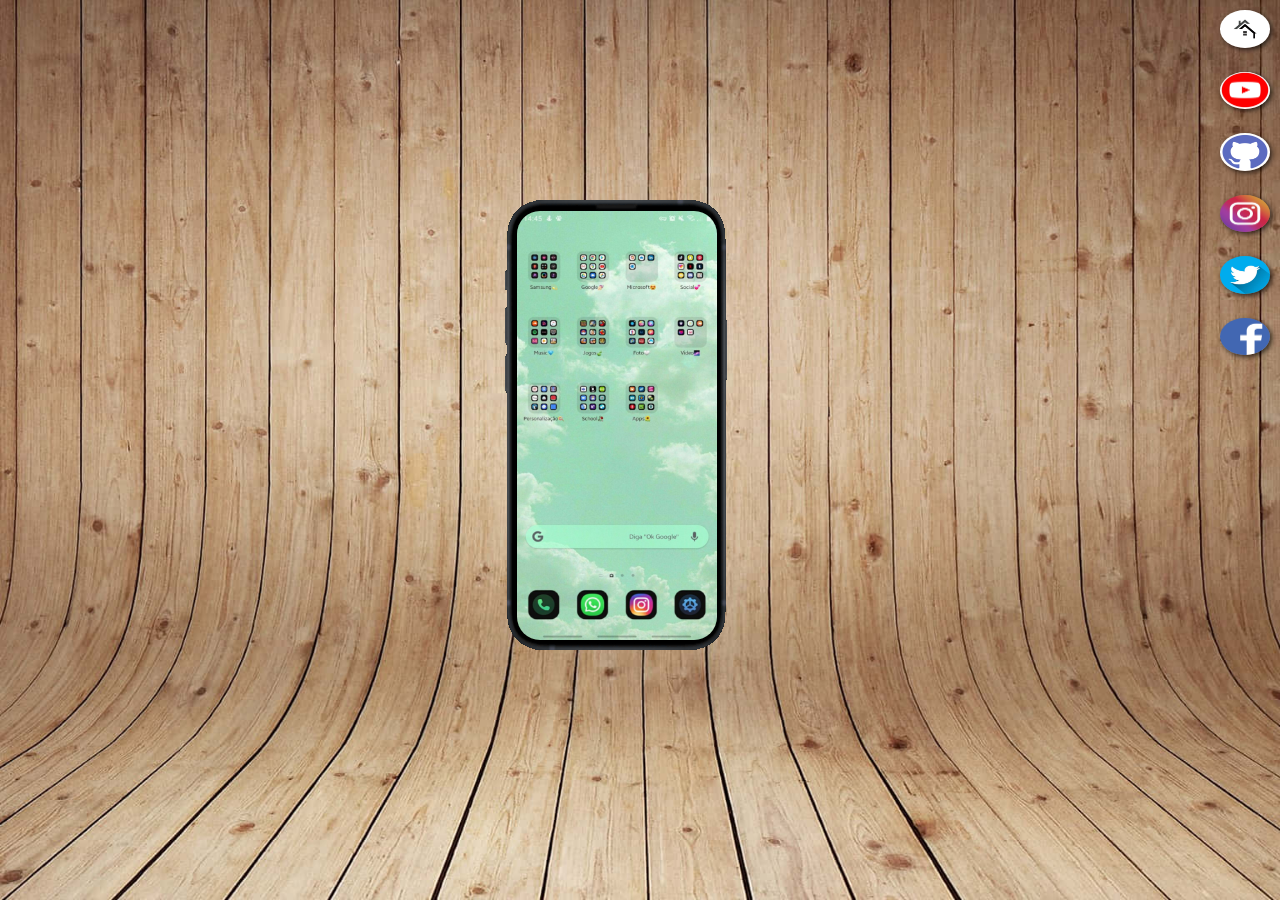
<file: index.html>
<!DOCTYPE html>
<html lang="pt-br">
<head>
    <meta charset="UTF-8">
    <meta name="viewport" content="width=device-width, initial-scale=1.0">
    <link rel="shortcut icon" href="favicon.ico" type="image/x-icon">
    <link rel="stylesheet" href="estilos/style.css">
    <title>Projeto Redes Sociais</title>
</head>
<body>
    <main>
       <section id="telefone">
           <iframe src="home.html" name="tela" id="tela" frameborder="0">
            Seu navegador não é compatível com isso.
           </iframe>
       </section>

       <section id="redes-sociais">
        <a href="home.html" target="tela"><img src="imagens/home.jpg" alt="Home"></a><br>
        <a href="youtube.html" target="tela"><img src="imagens/youtb.png" alt="YouTube"></a><br>
        <a href="github.html" target="tela"><img src="imagens/git hh.png" alt="github"></a><br>
        <a href="instagram.html" target="tela"><img src="imagens/insta.jpeg" alt="instagram"></a><br>
        <a href="Twitter.html" target="tela"><img src="imagens/twitte.jpeg" alt="Twitter"></a><br>
        <a href="facebook.html" target="tela"><img src="imagens/face.png" alt="Facebook"></a><br>
       </section>

    </main>
    
</body>
</html>
</file>
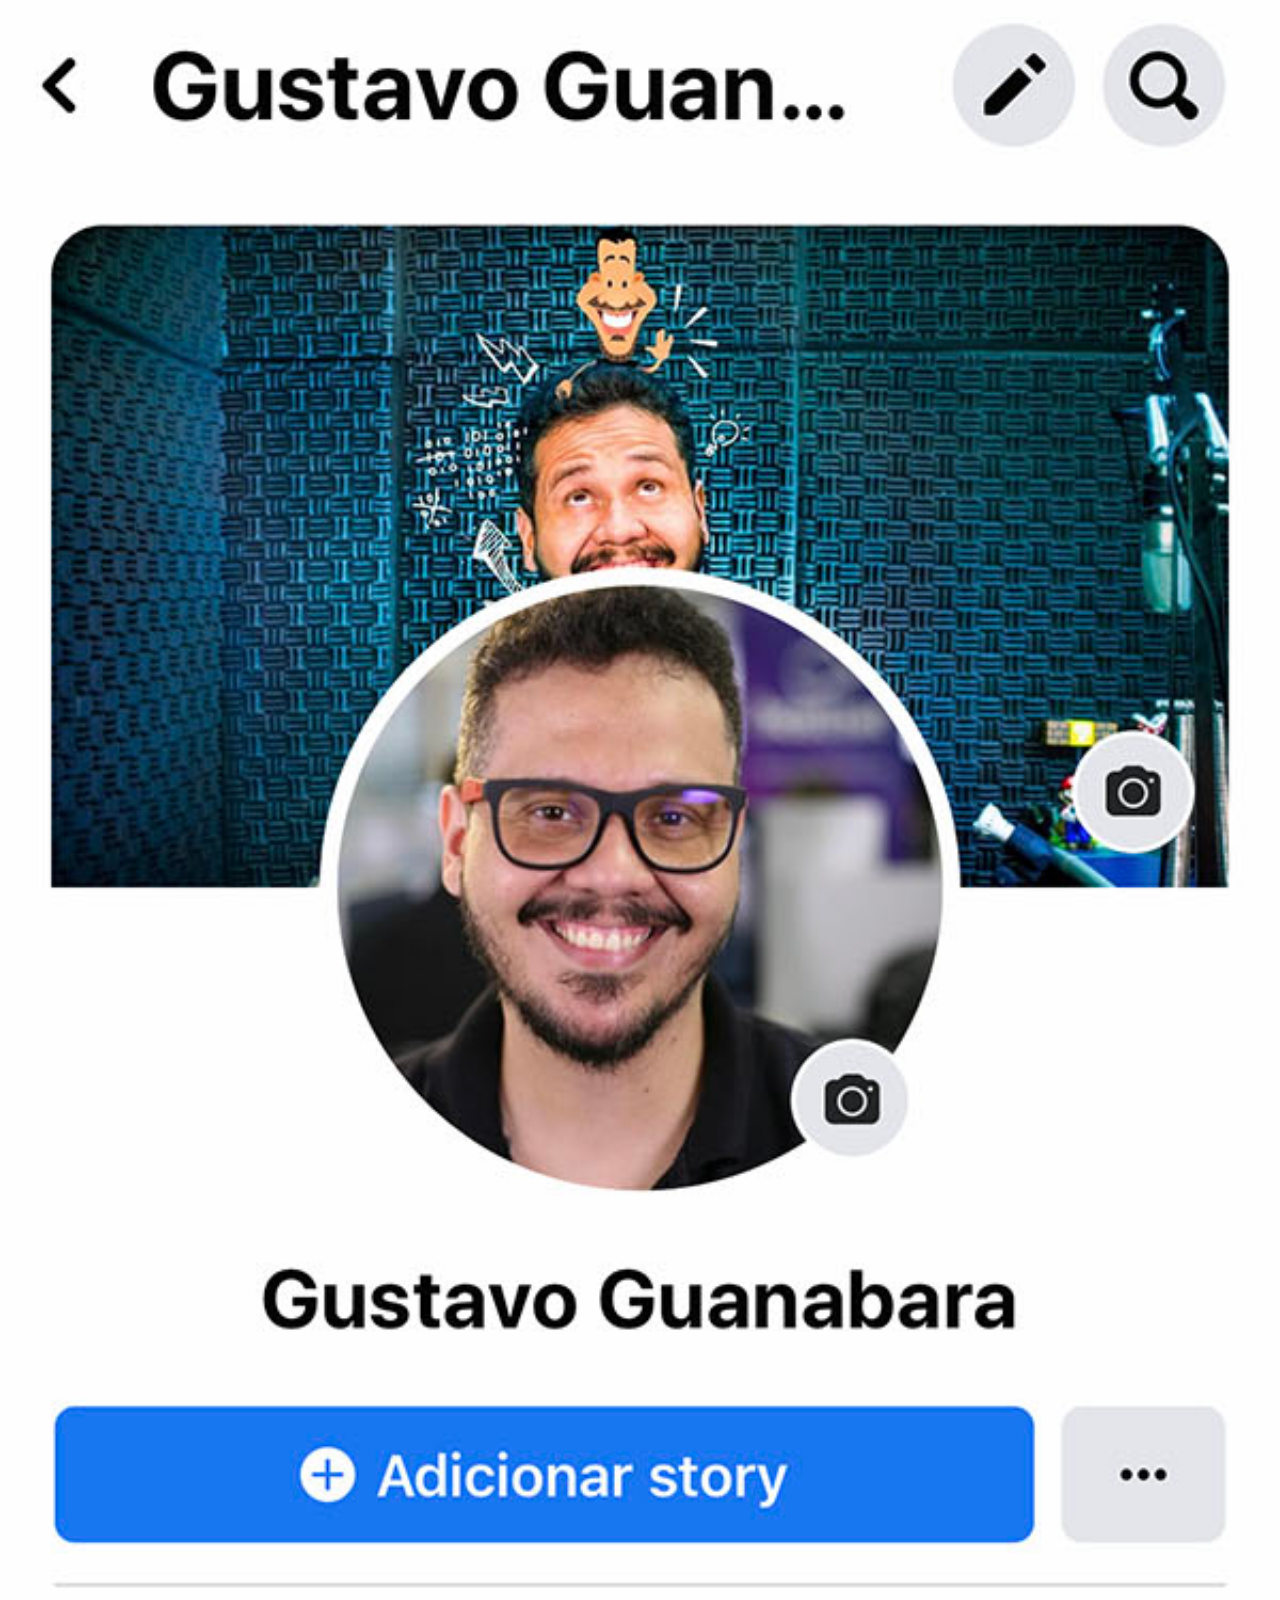
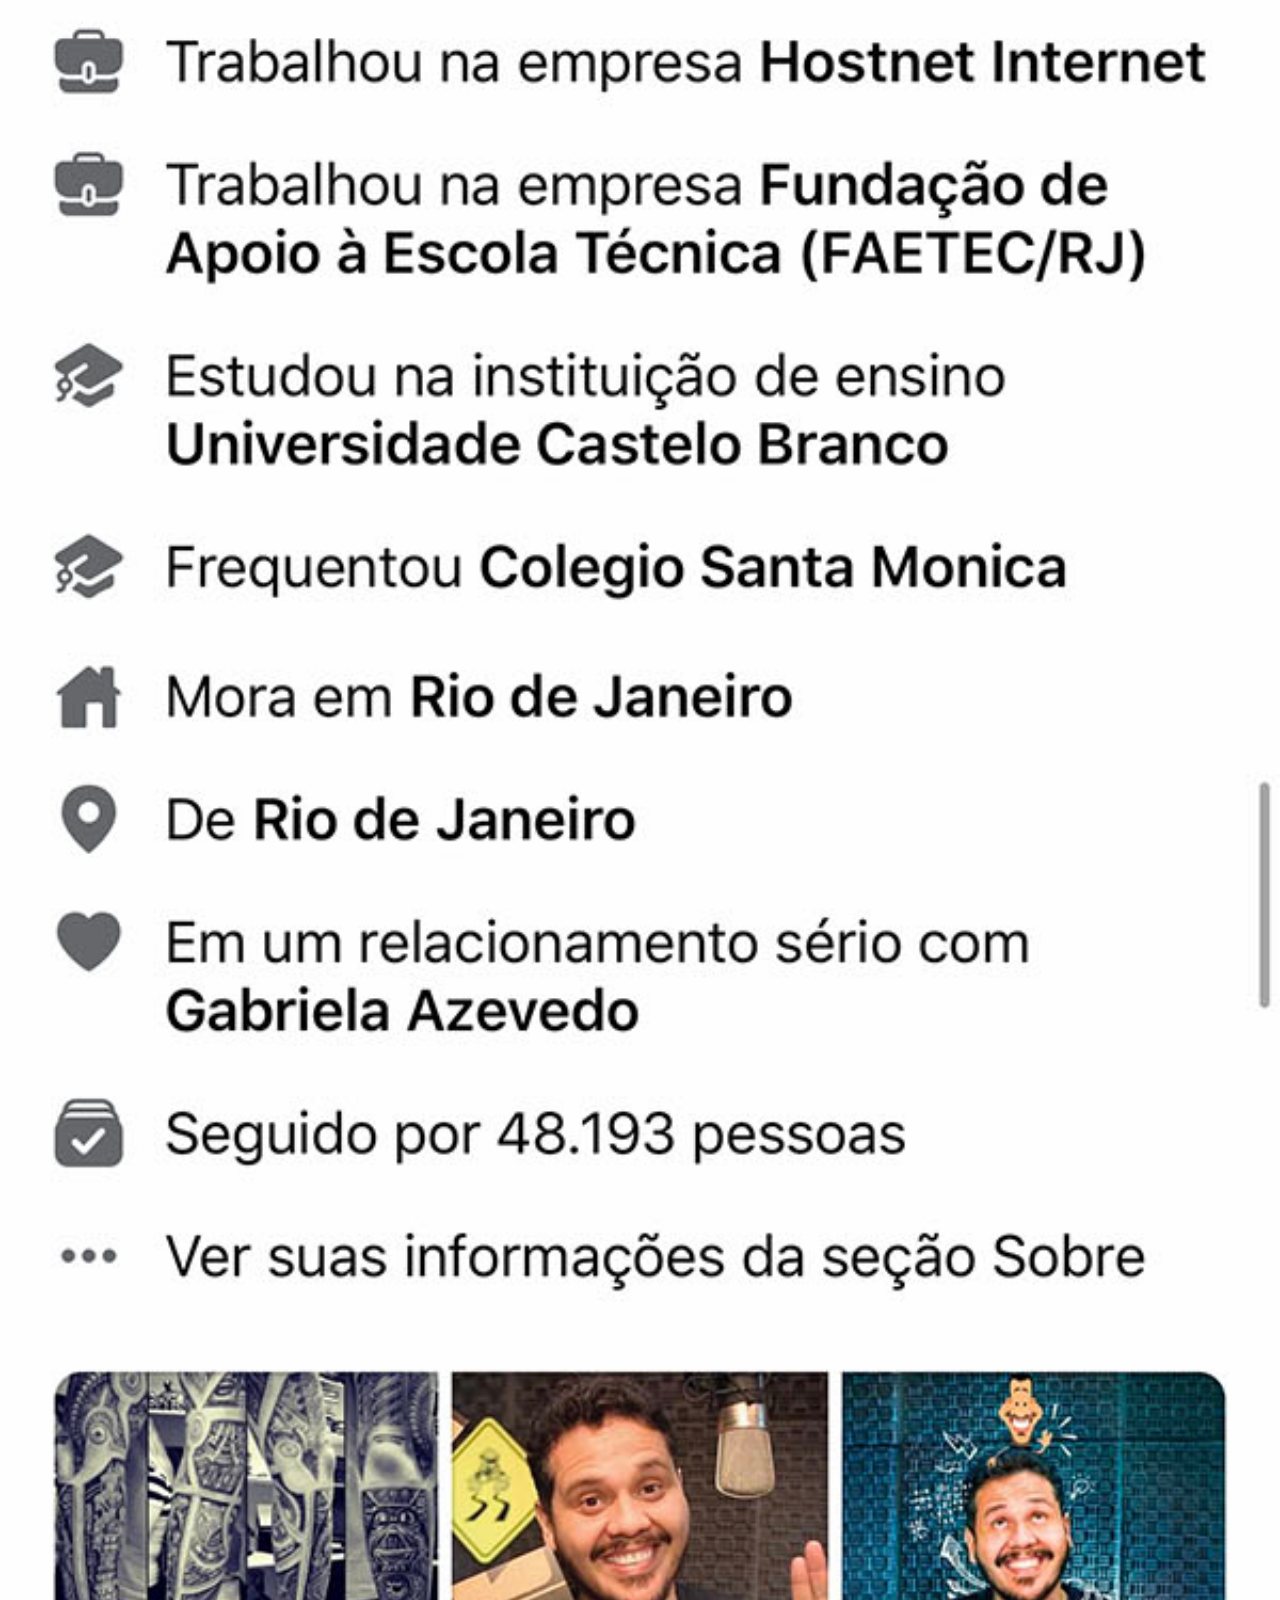
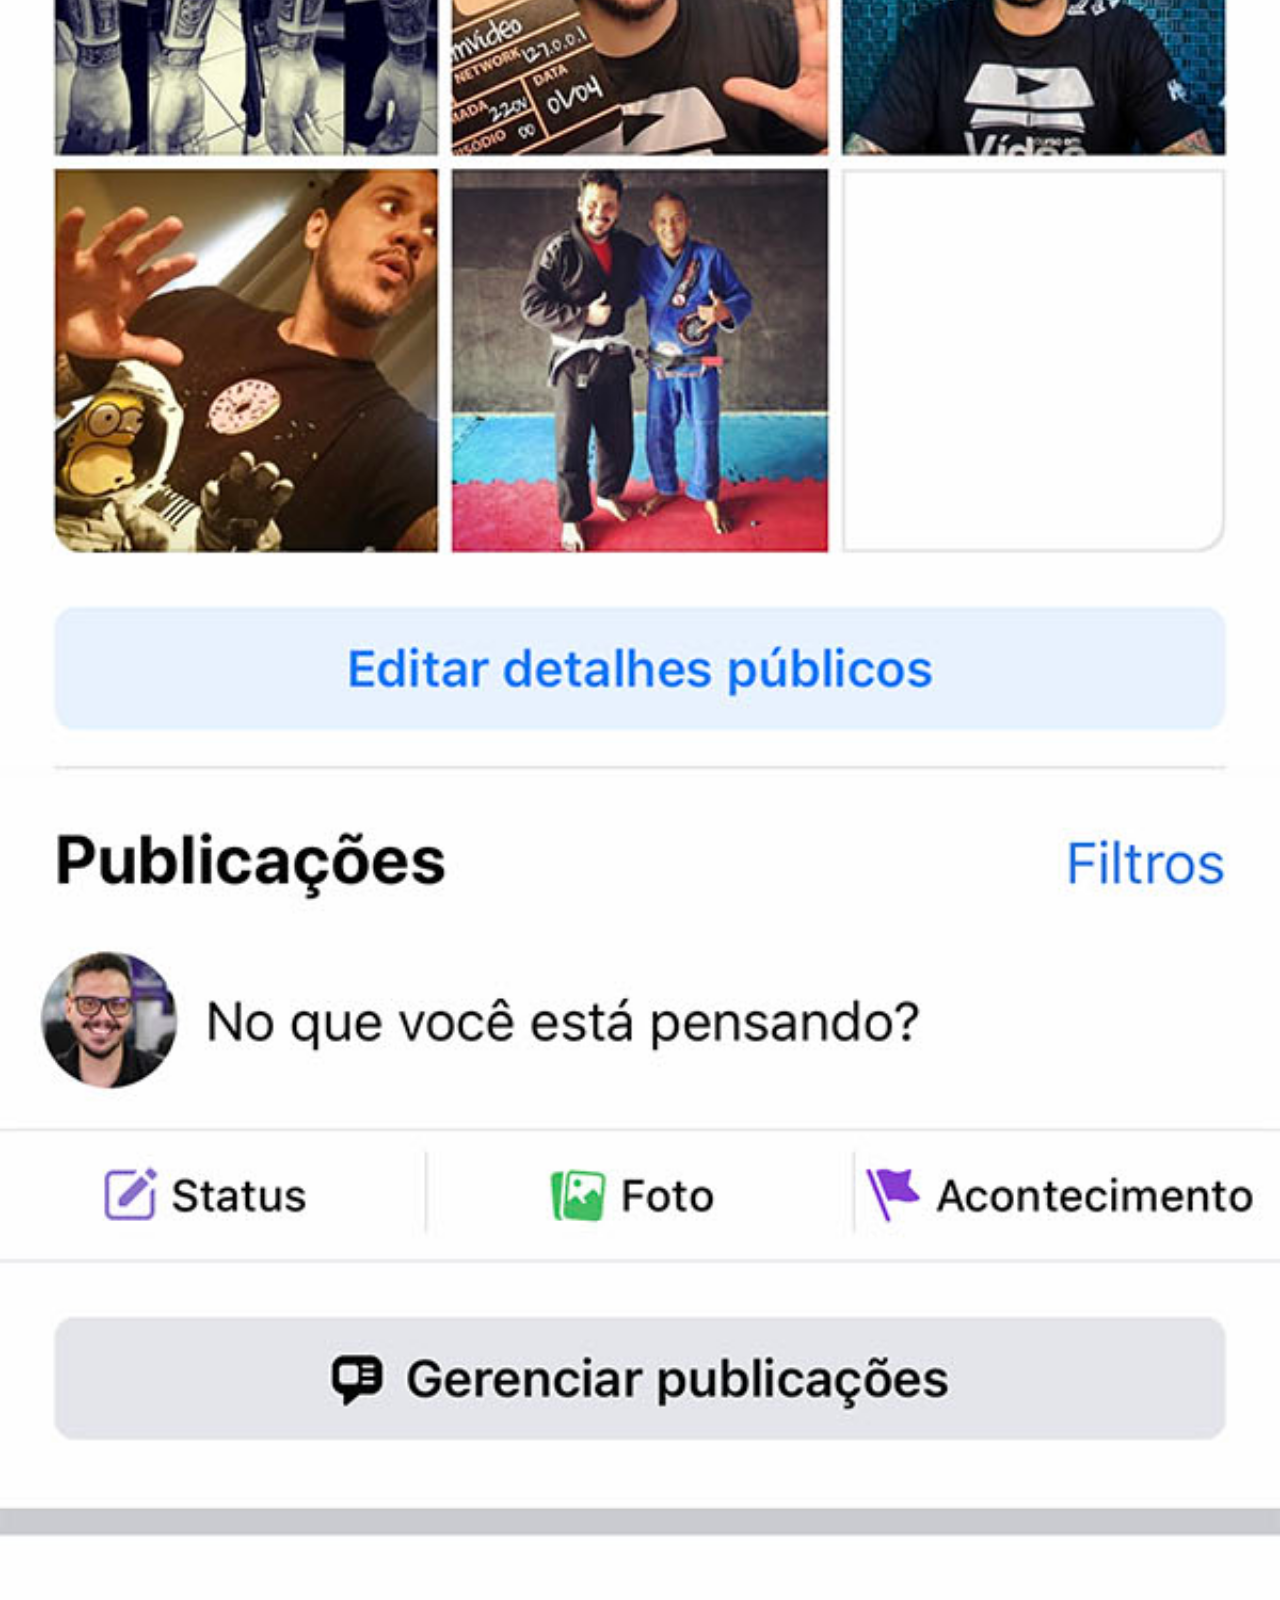
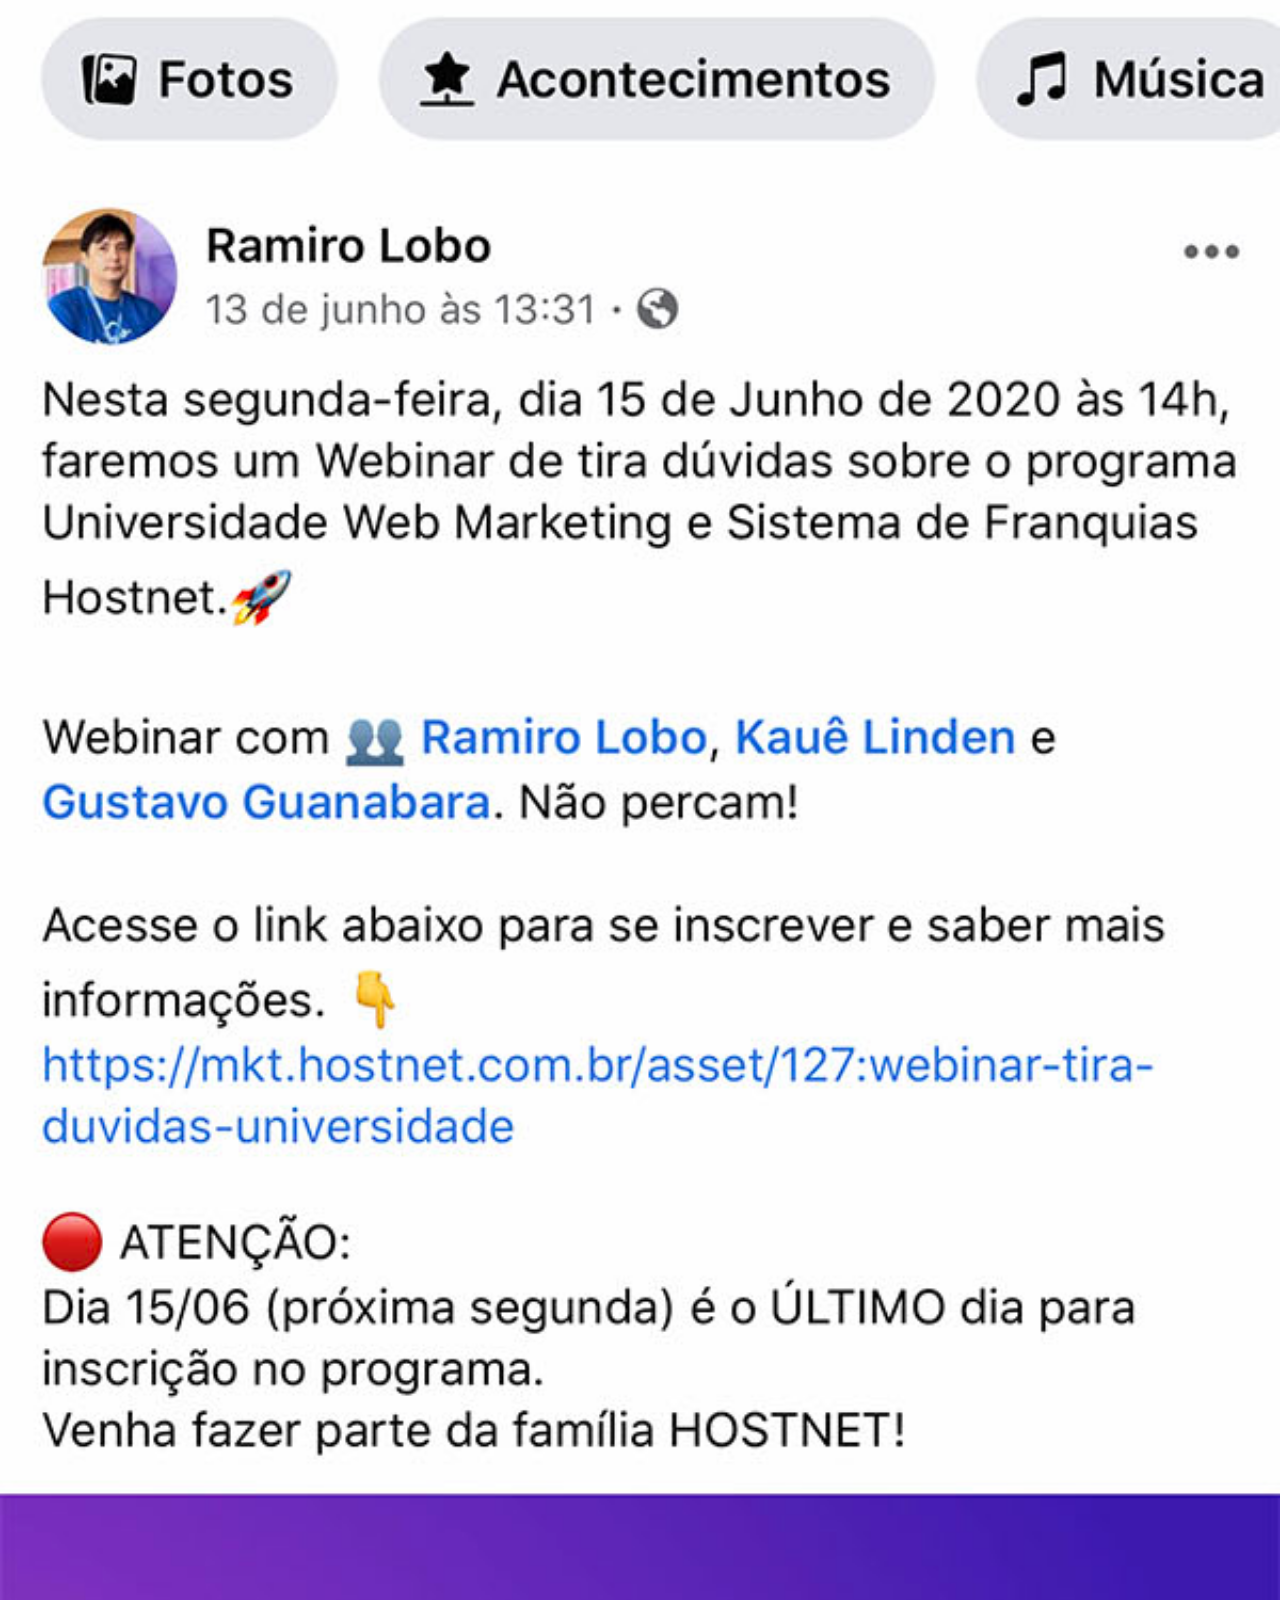
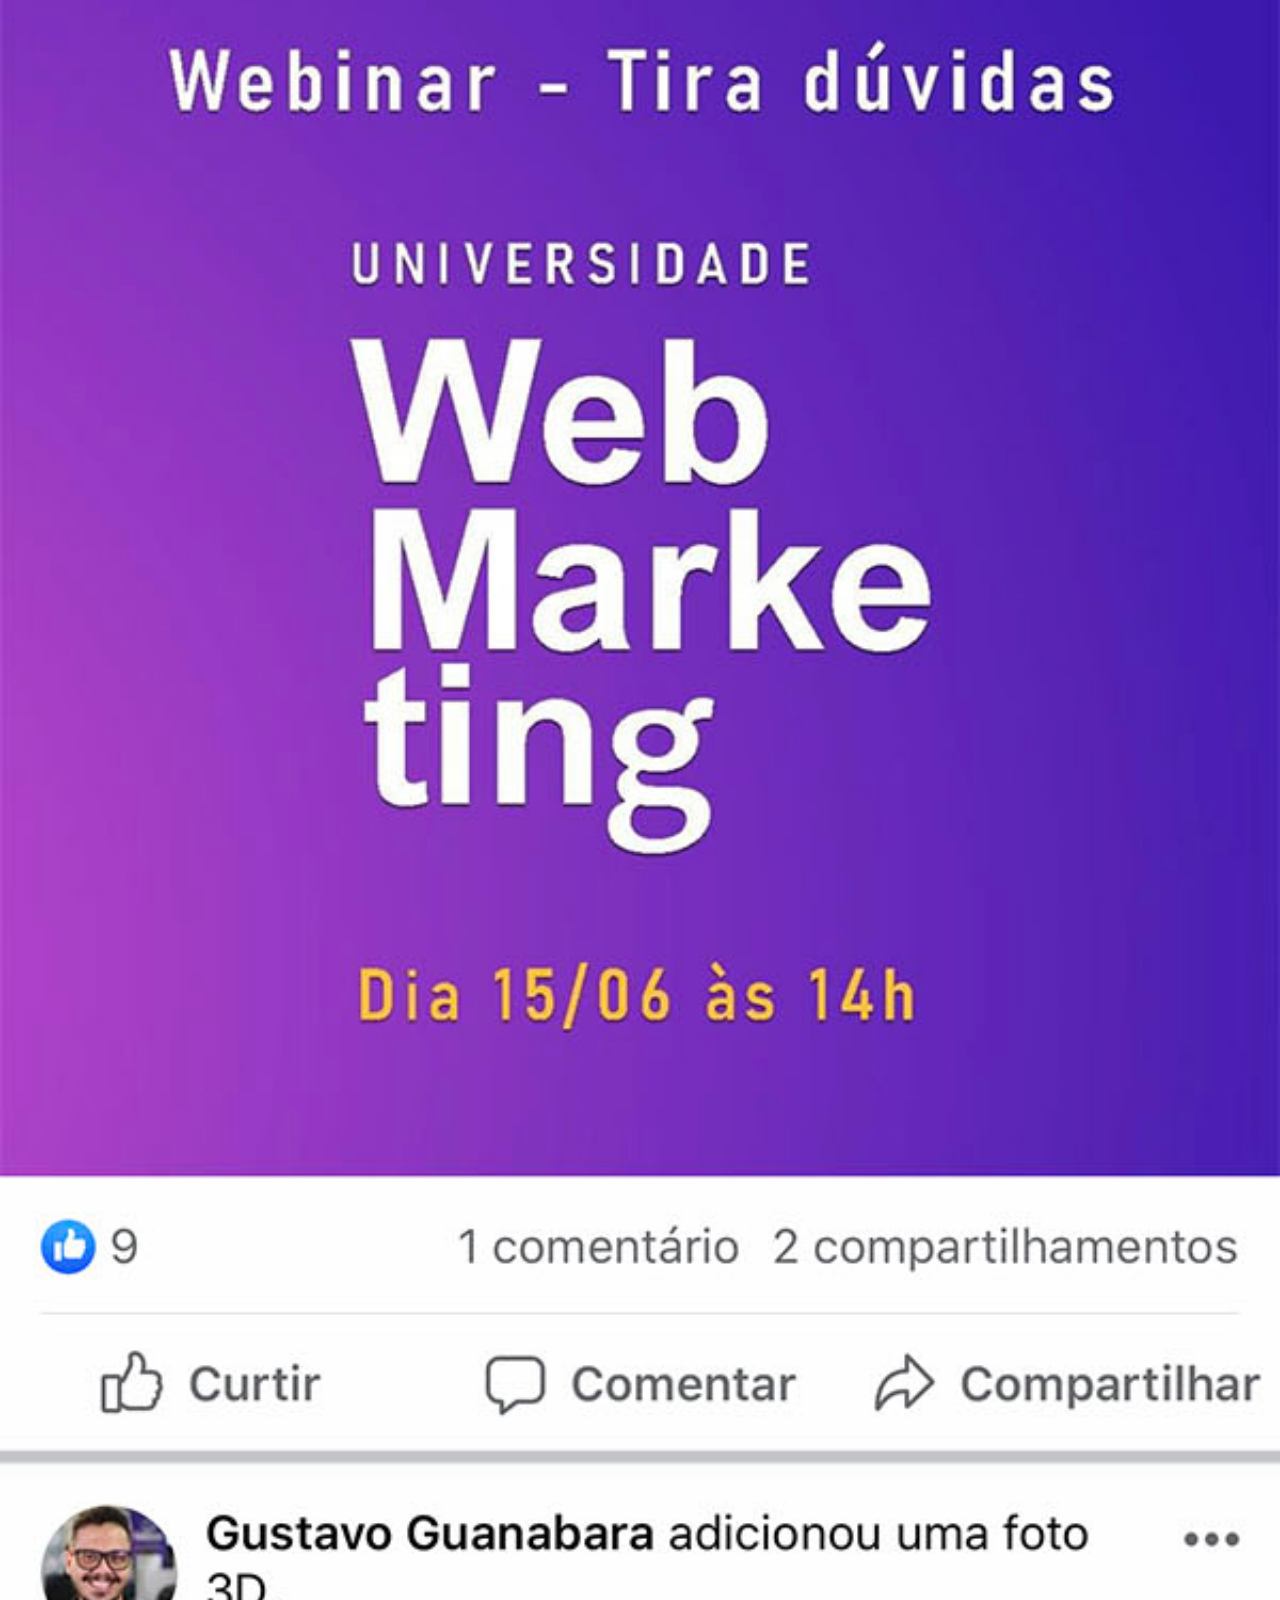
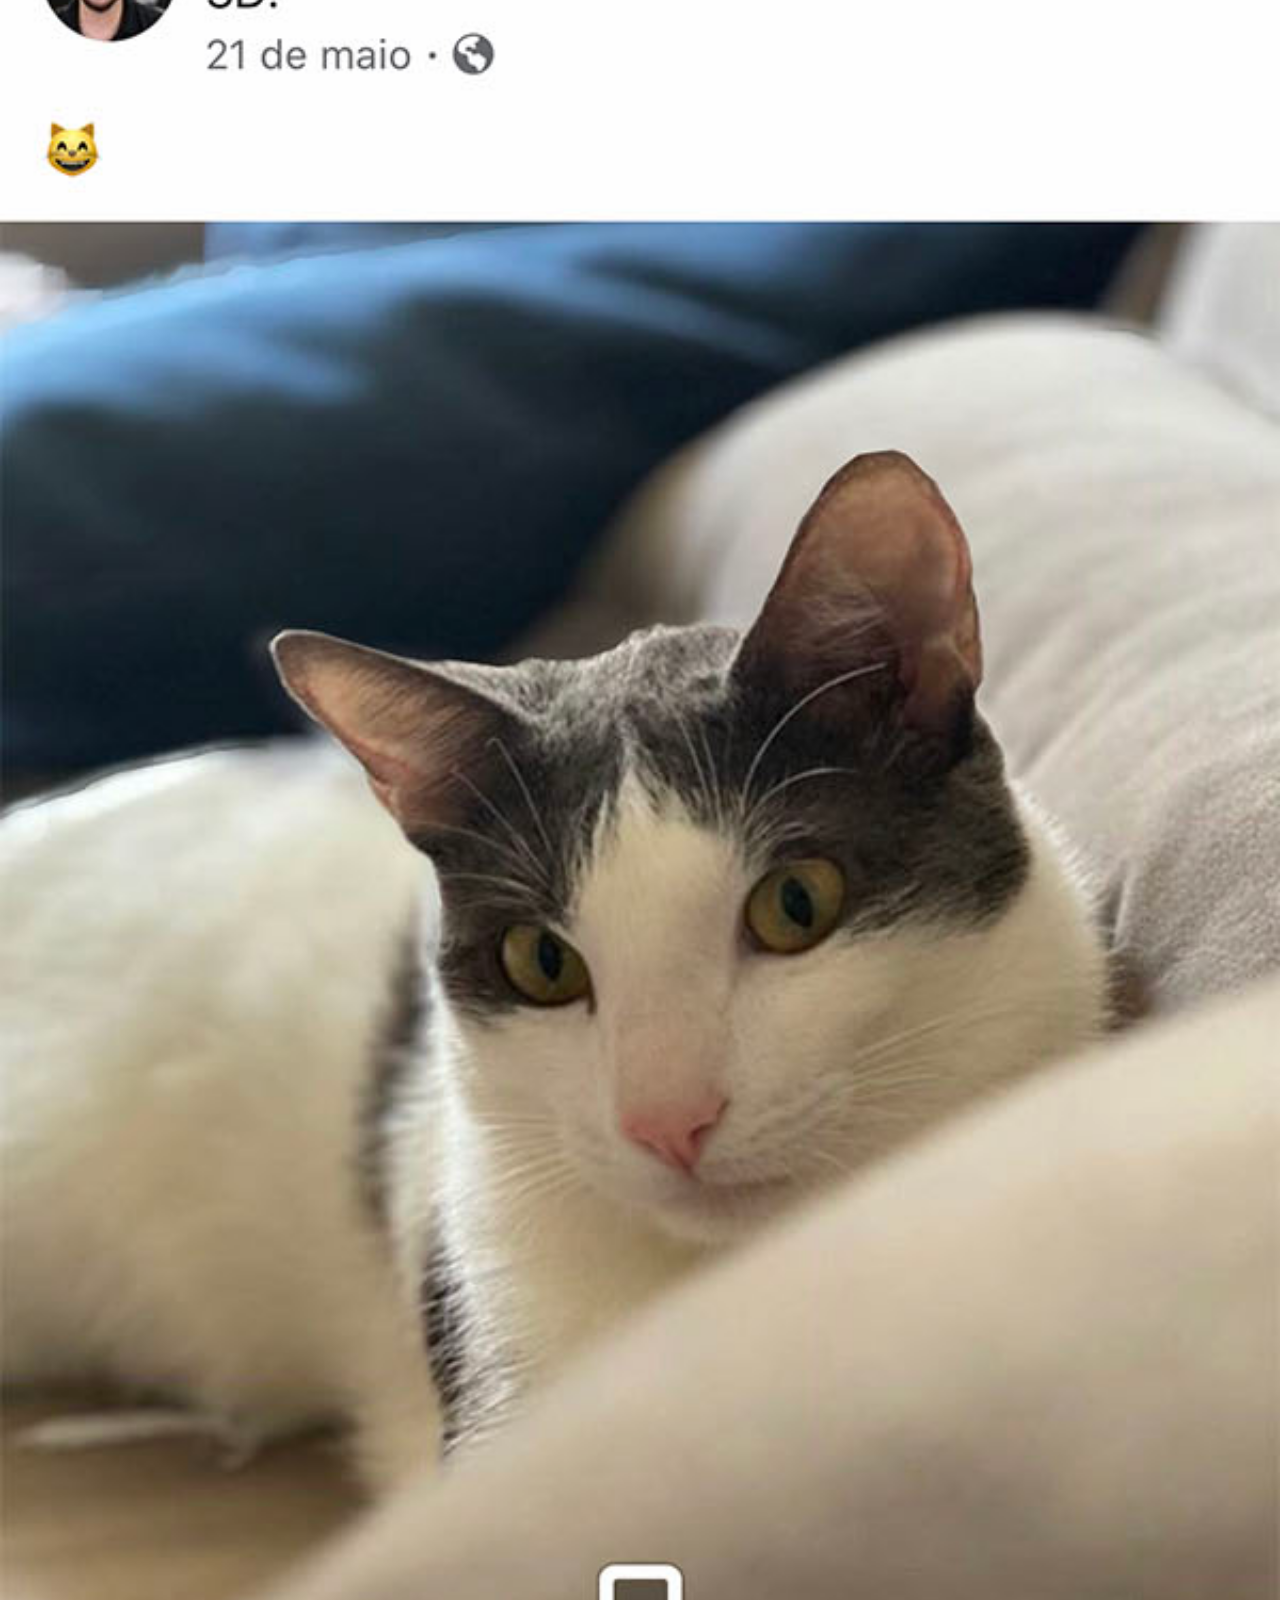
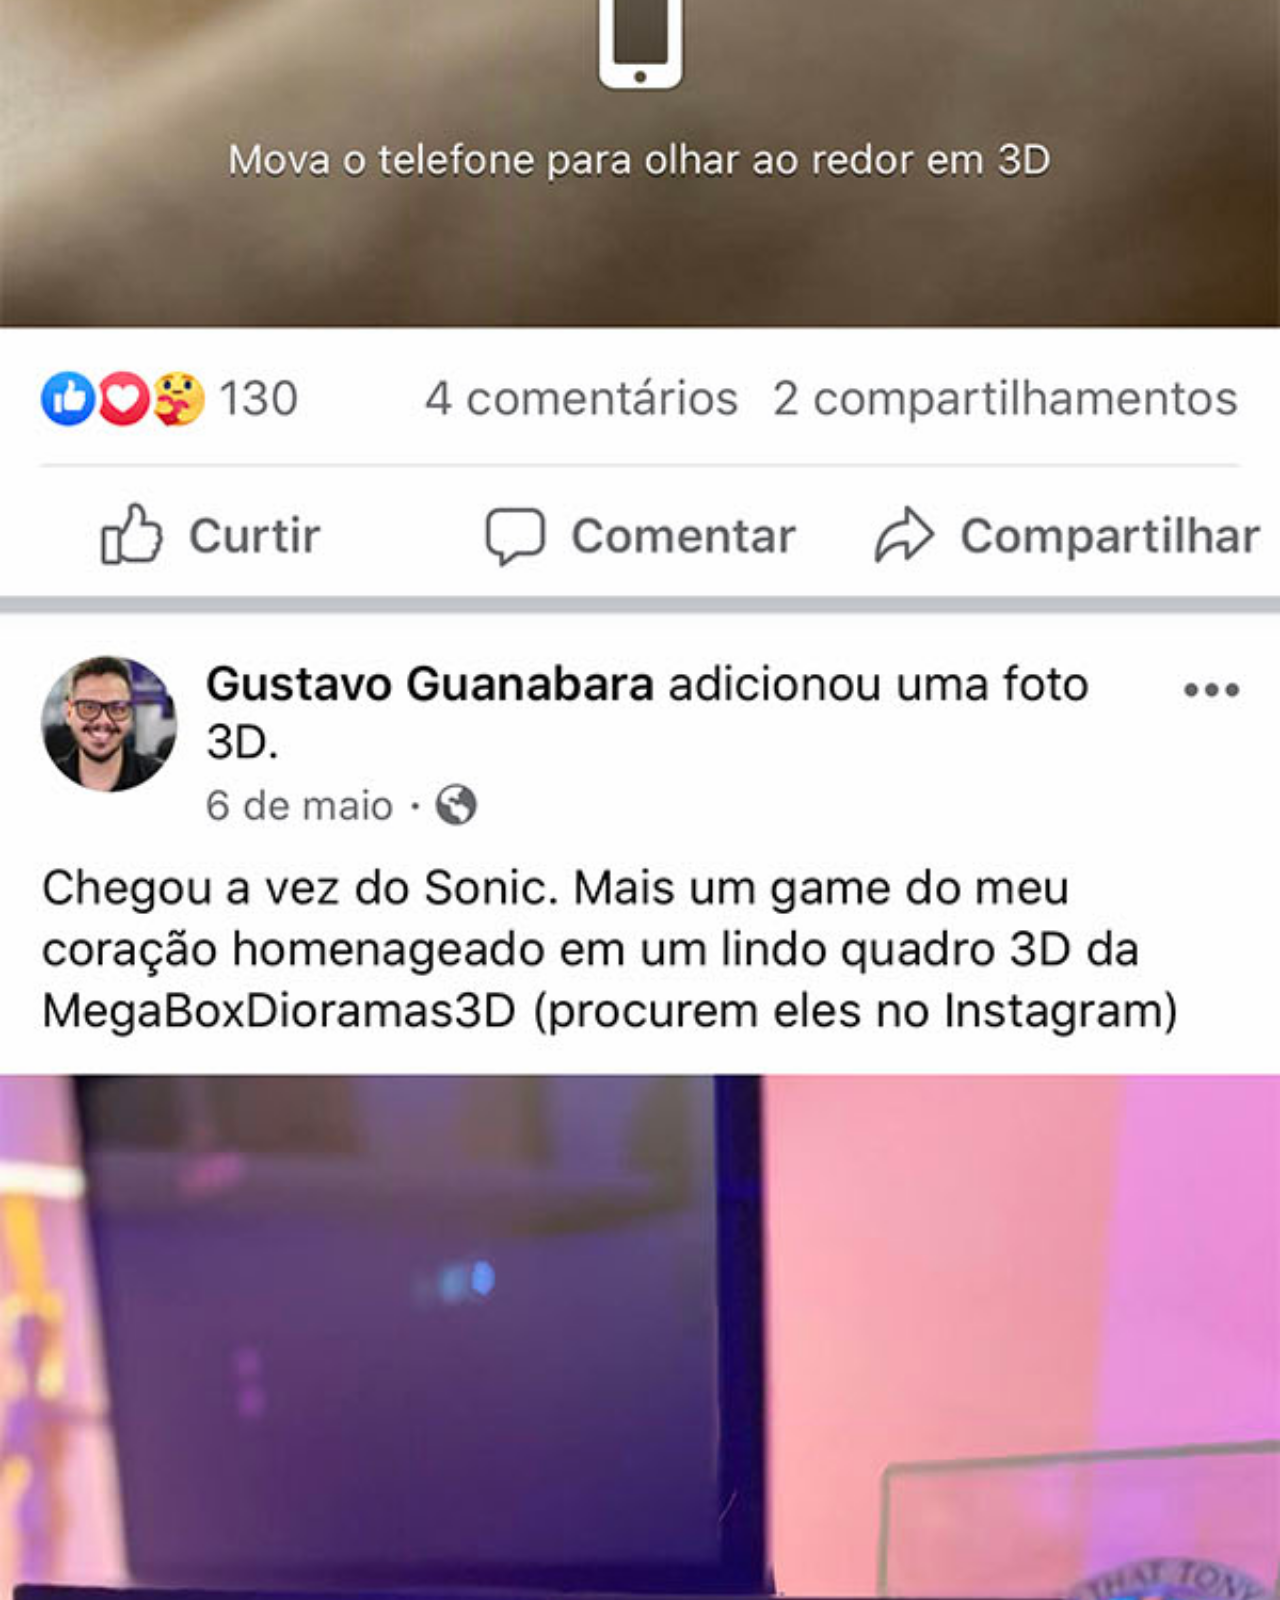
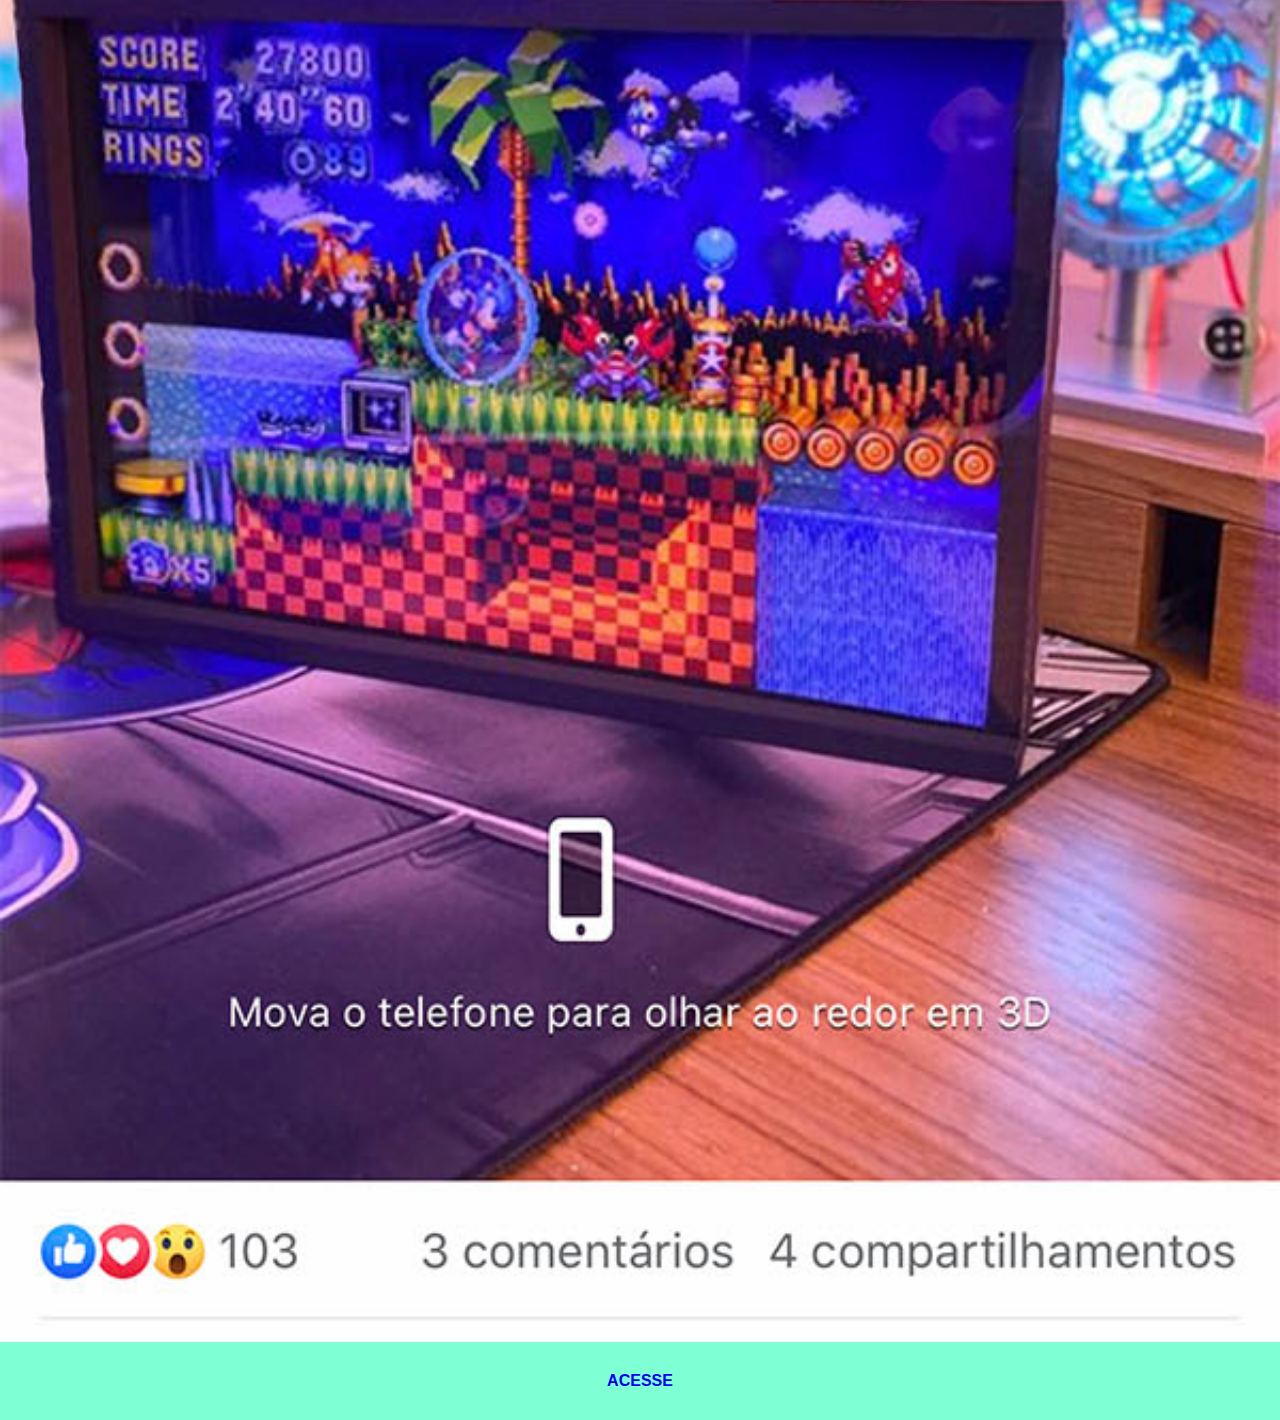
<file: facebook.html>
<!DOCTYPE html>
<html lang="pt-br">
<head>
    <meta charset="UTF-8">
    <meta name="viewport" content="width=device-width, initial-scale=1.0">
    <title>Facebook</title>
    <link rel="stylesheet" href="estilos/social.css">
</head>
<body>
    <img src="imagens/tela-face.jpg" alt="Facebook">
    <a href="https://www.facebook.com/gustavoguanabara/?locale=pt_BR" target="_blank">ACESSE</a>
</body>
</html>
</file>
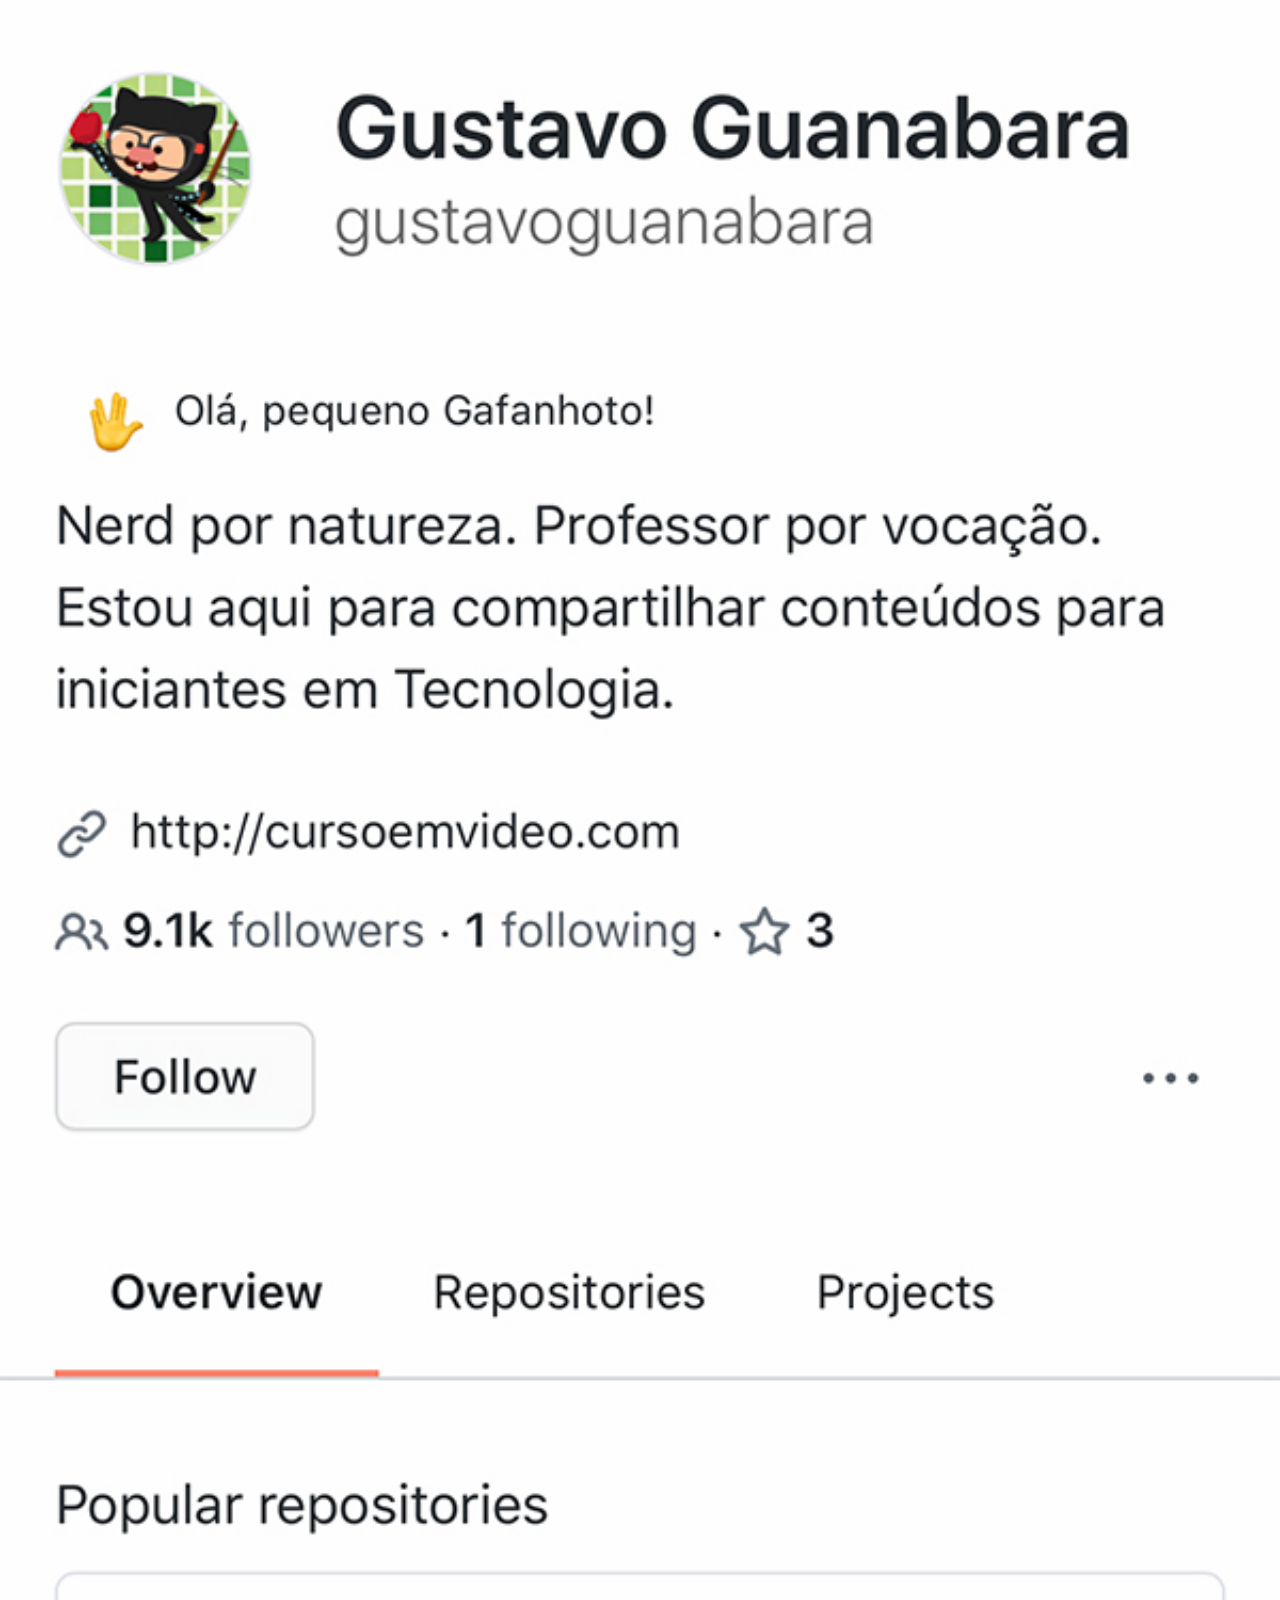
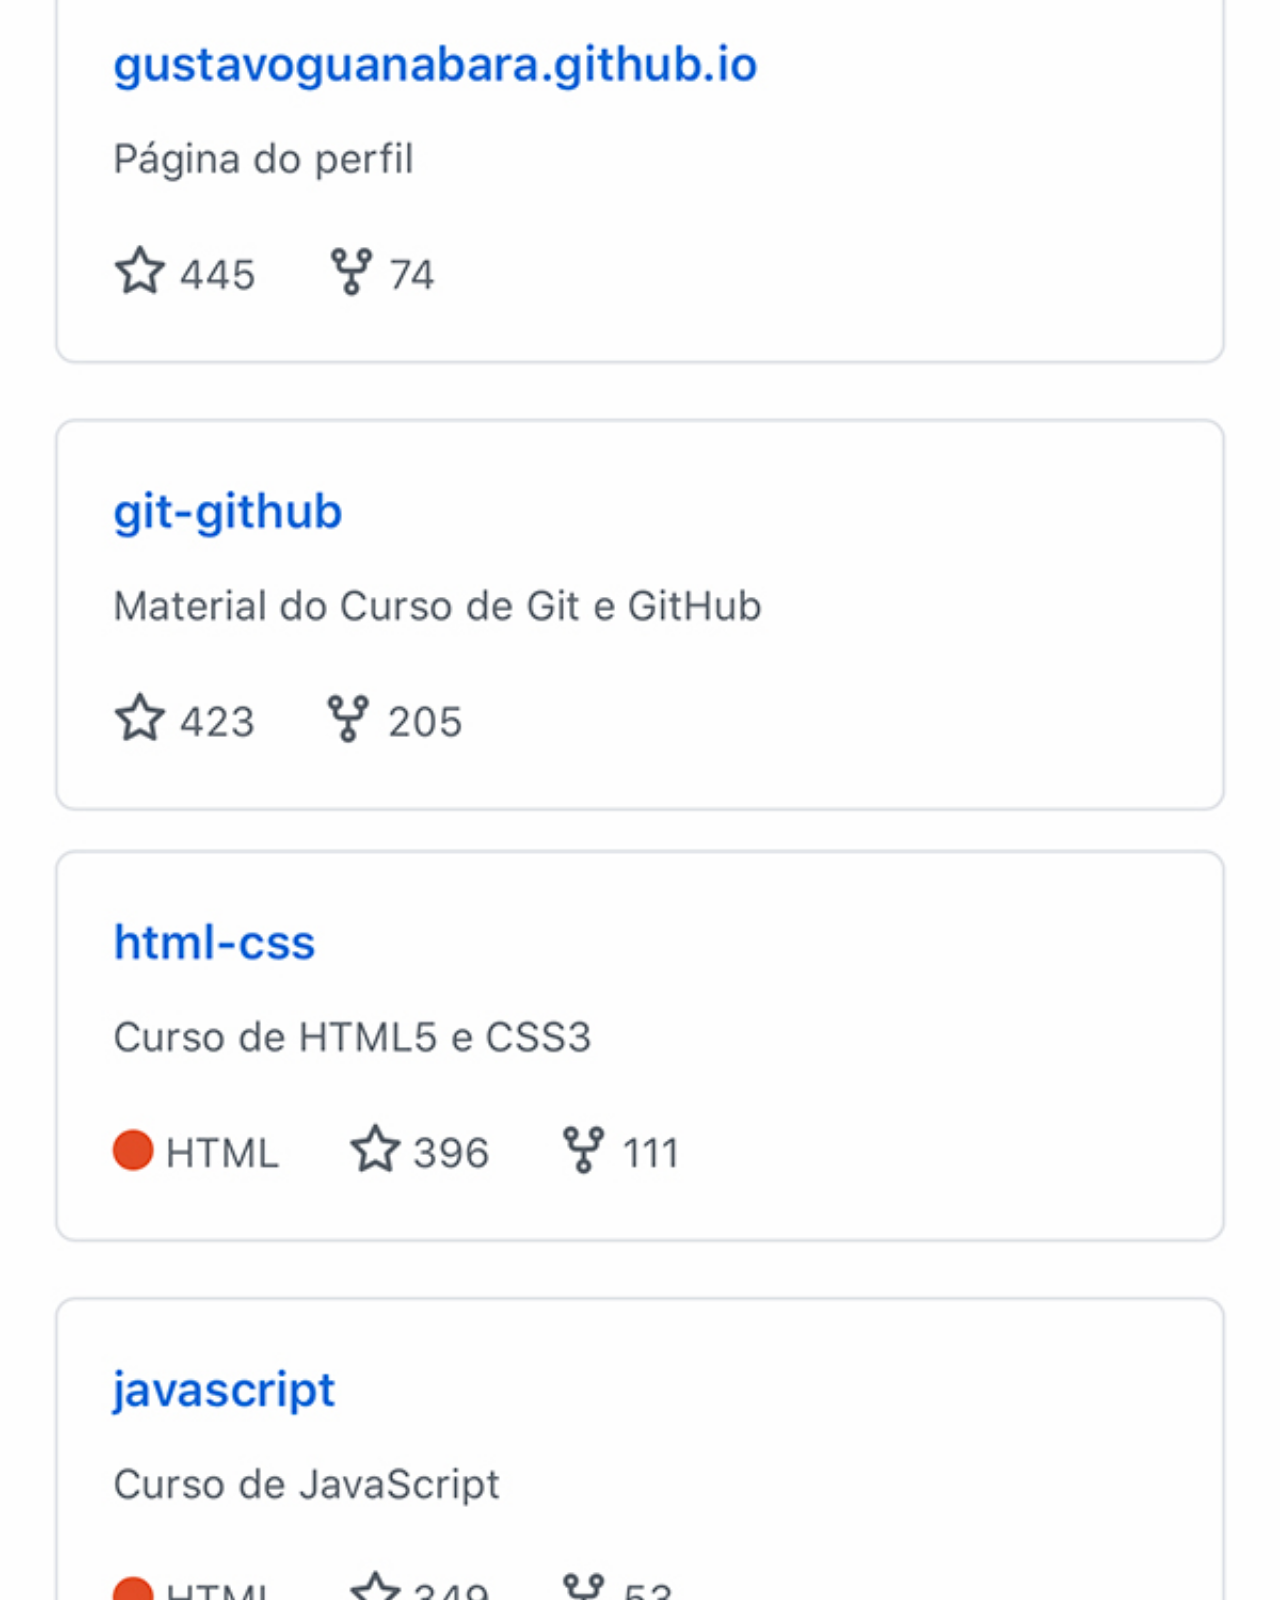
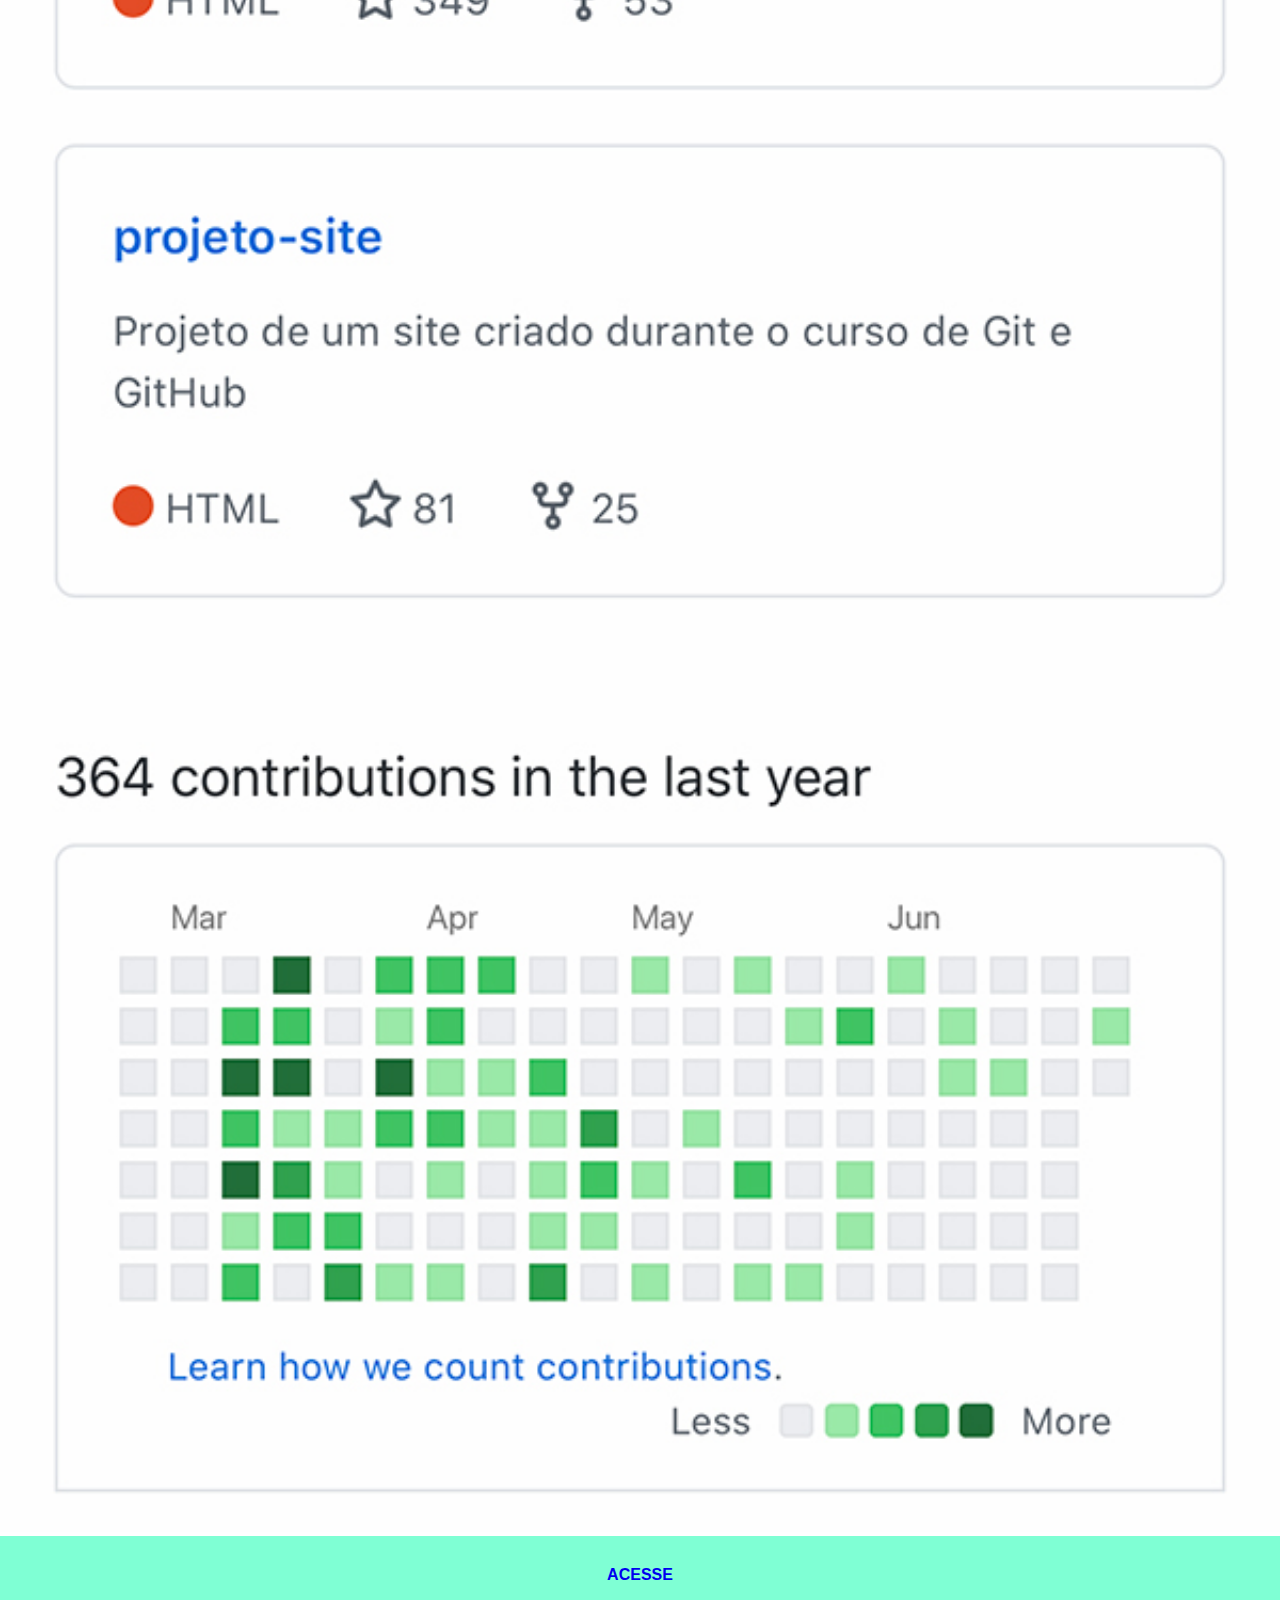
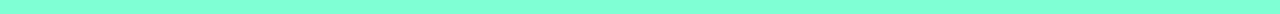
<file: github.html>
<!DOCTYPE html>
<html lang="pt-br">
<head>
    <meta charset="UTF-8">
    <meta name="viewport" content="width=device-width, initial-scale=1.0">
    <title>GitHub</title>
    <link rel="stylesheet" href="estilos/social.css">
</head>
<body>
    <img src="imagens/tela-git].jpg" alt="GitHub">
    <a href="https://github.com/gustavoguanabara" target="_blank">ACESSE</a>
</body>
</html>
</file>
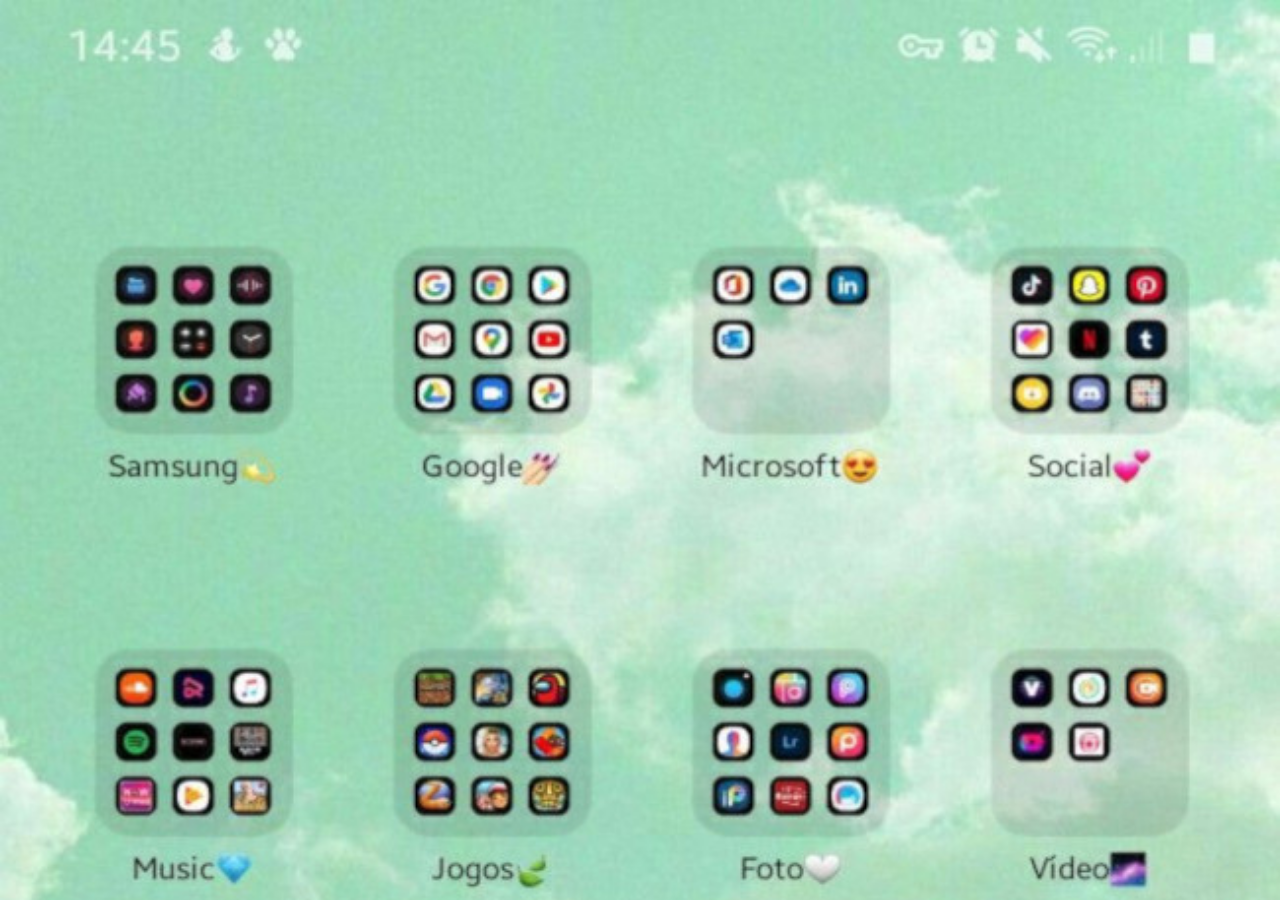
<file: home.html>
<!DOCTYPE html>
<html lang="pt-br">
<head>
    <meta charset="UTF-8">
    <meta name="viewport" content="width=device-width, initial-scale=1.0">
    <title>Home</title>
</head>
<style>
    *{
        margin: 0px;
        padding: 0px;
    }

    body{
        width: 100vw;
        height: 100vh;
        background: black url('imagens/telaa.jpg') no-repeat top center;
        background-size: cover;

    }
</style>
<body>
    
</body>
</html>
</file>
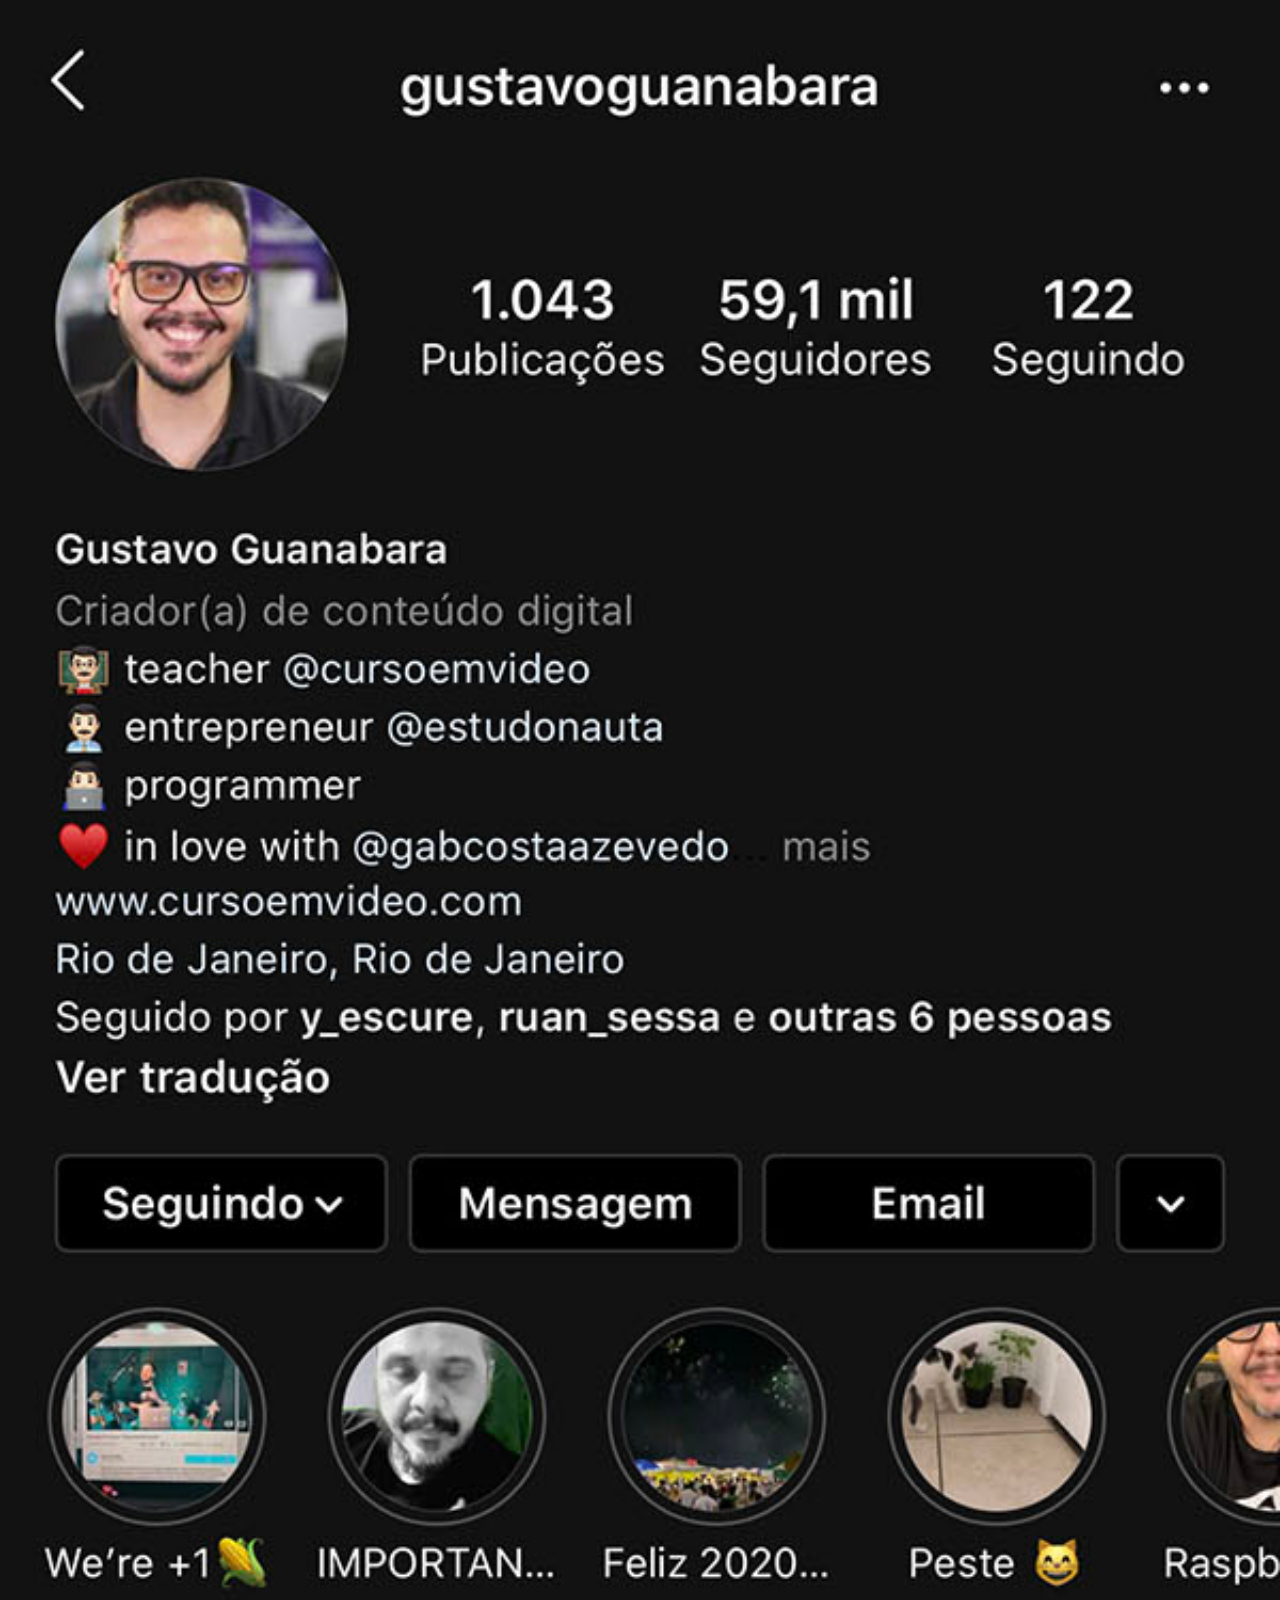
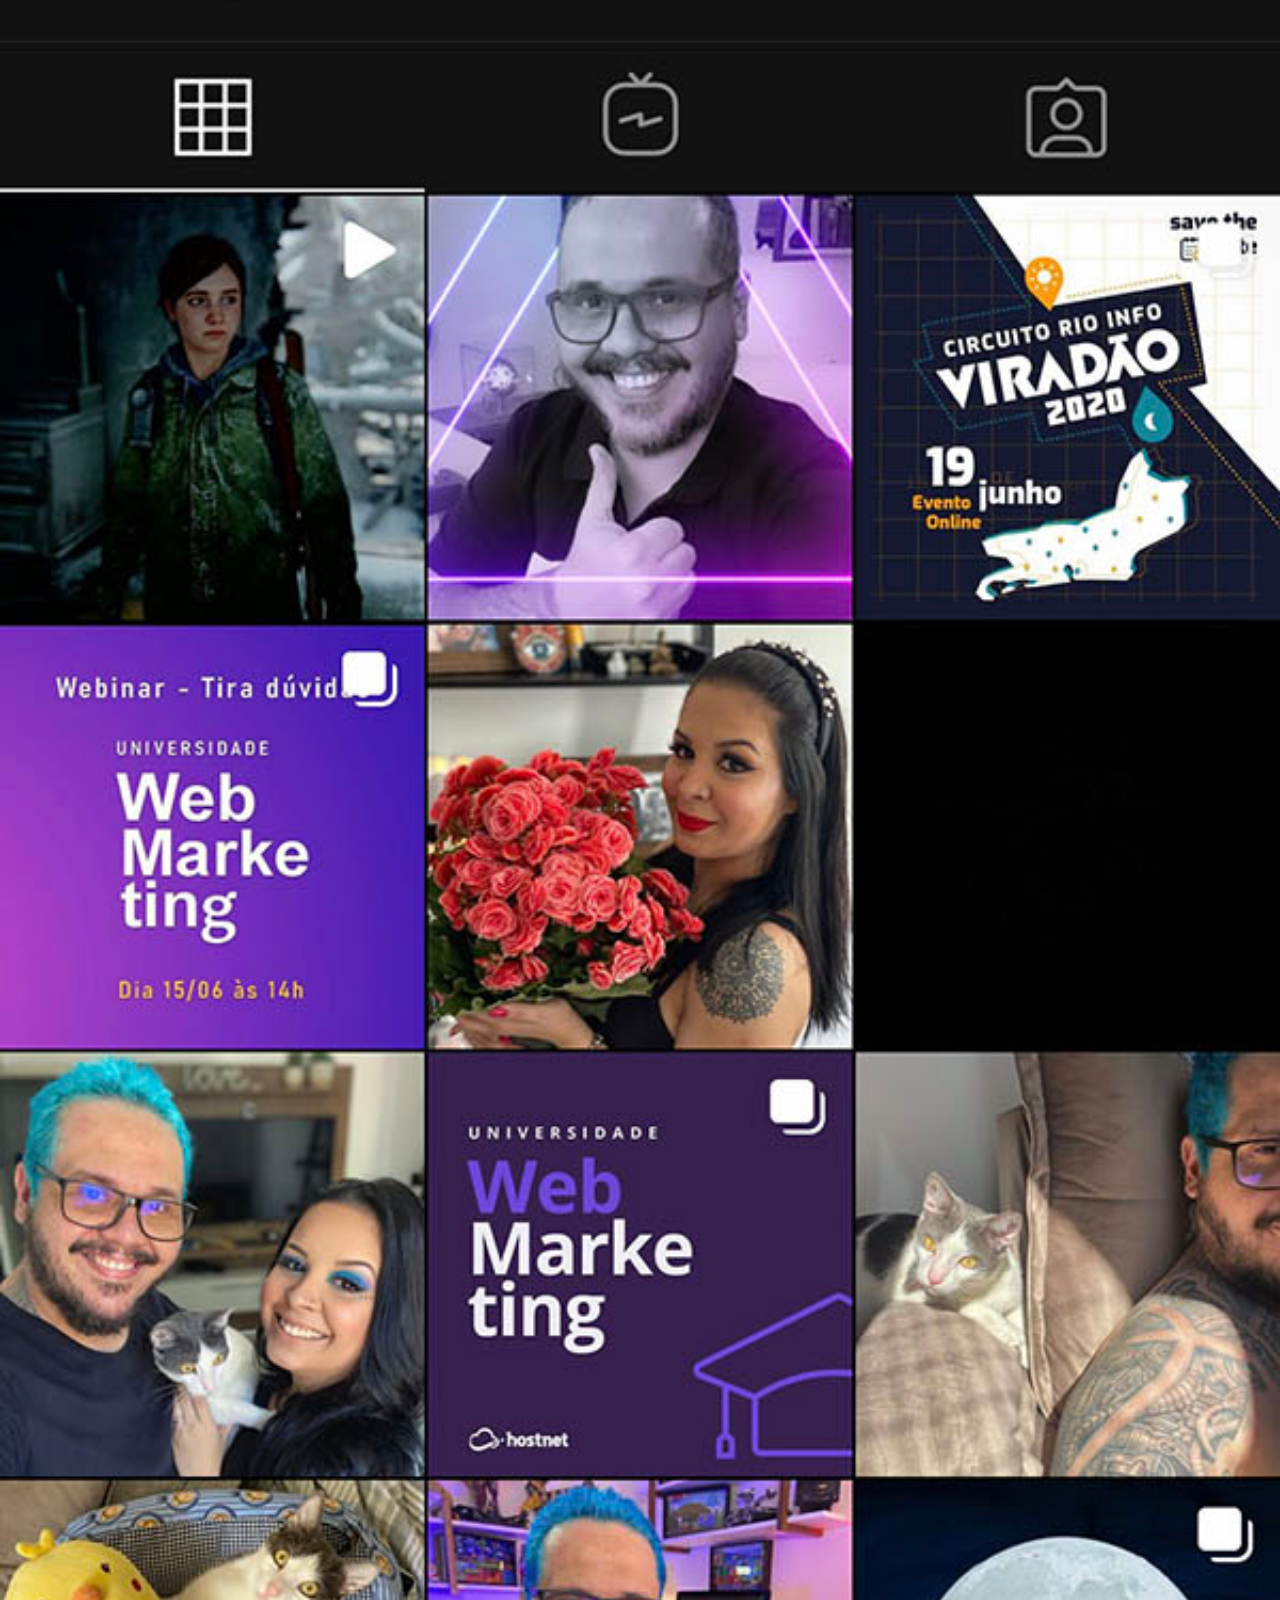
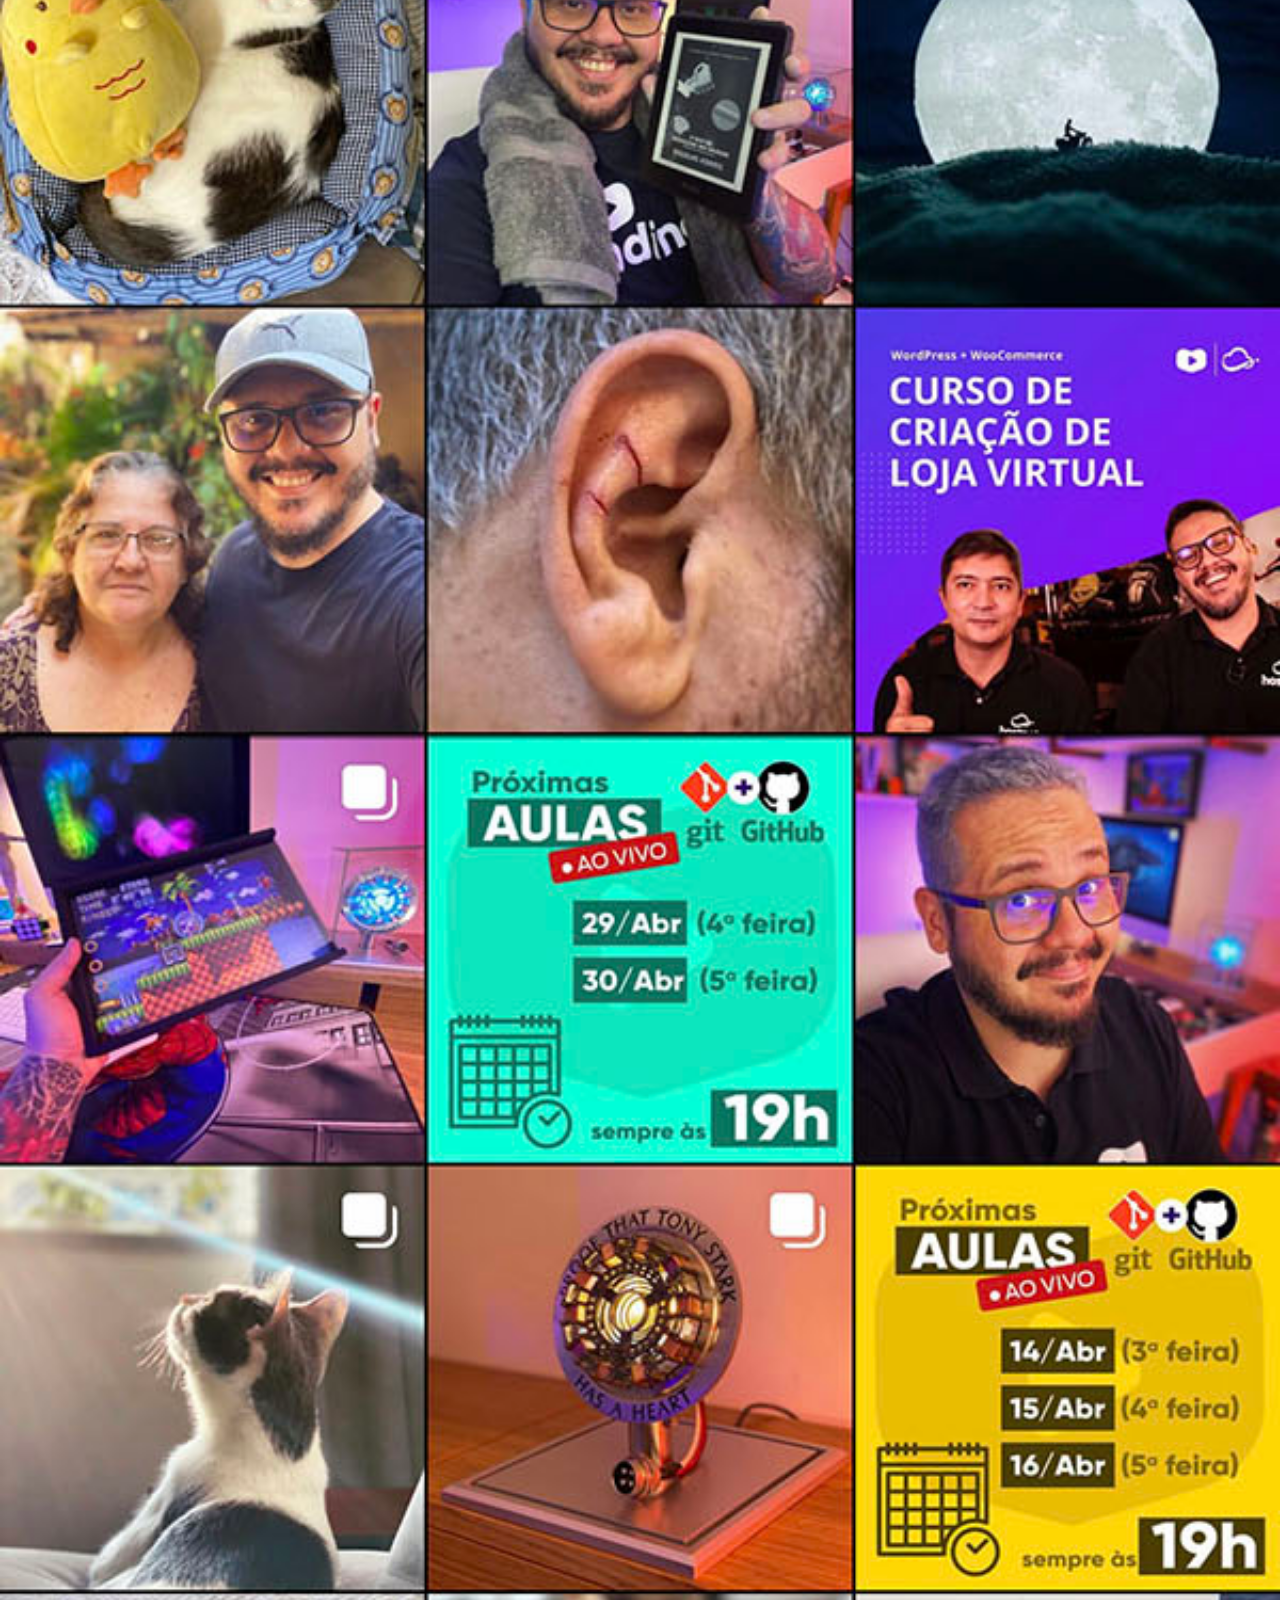
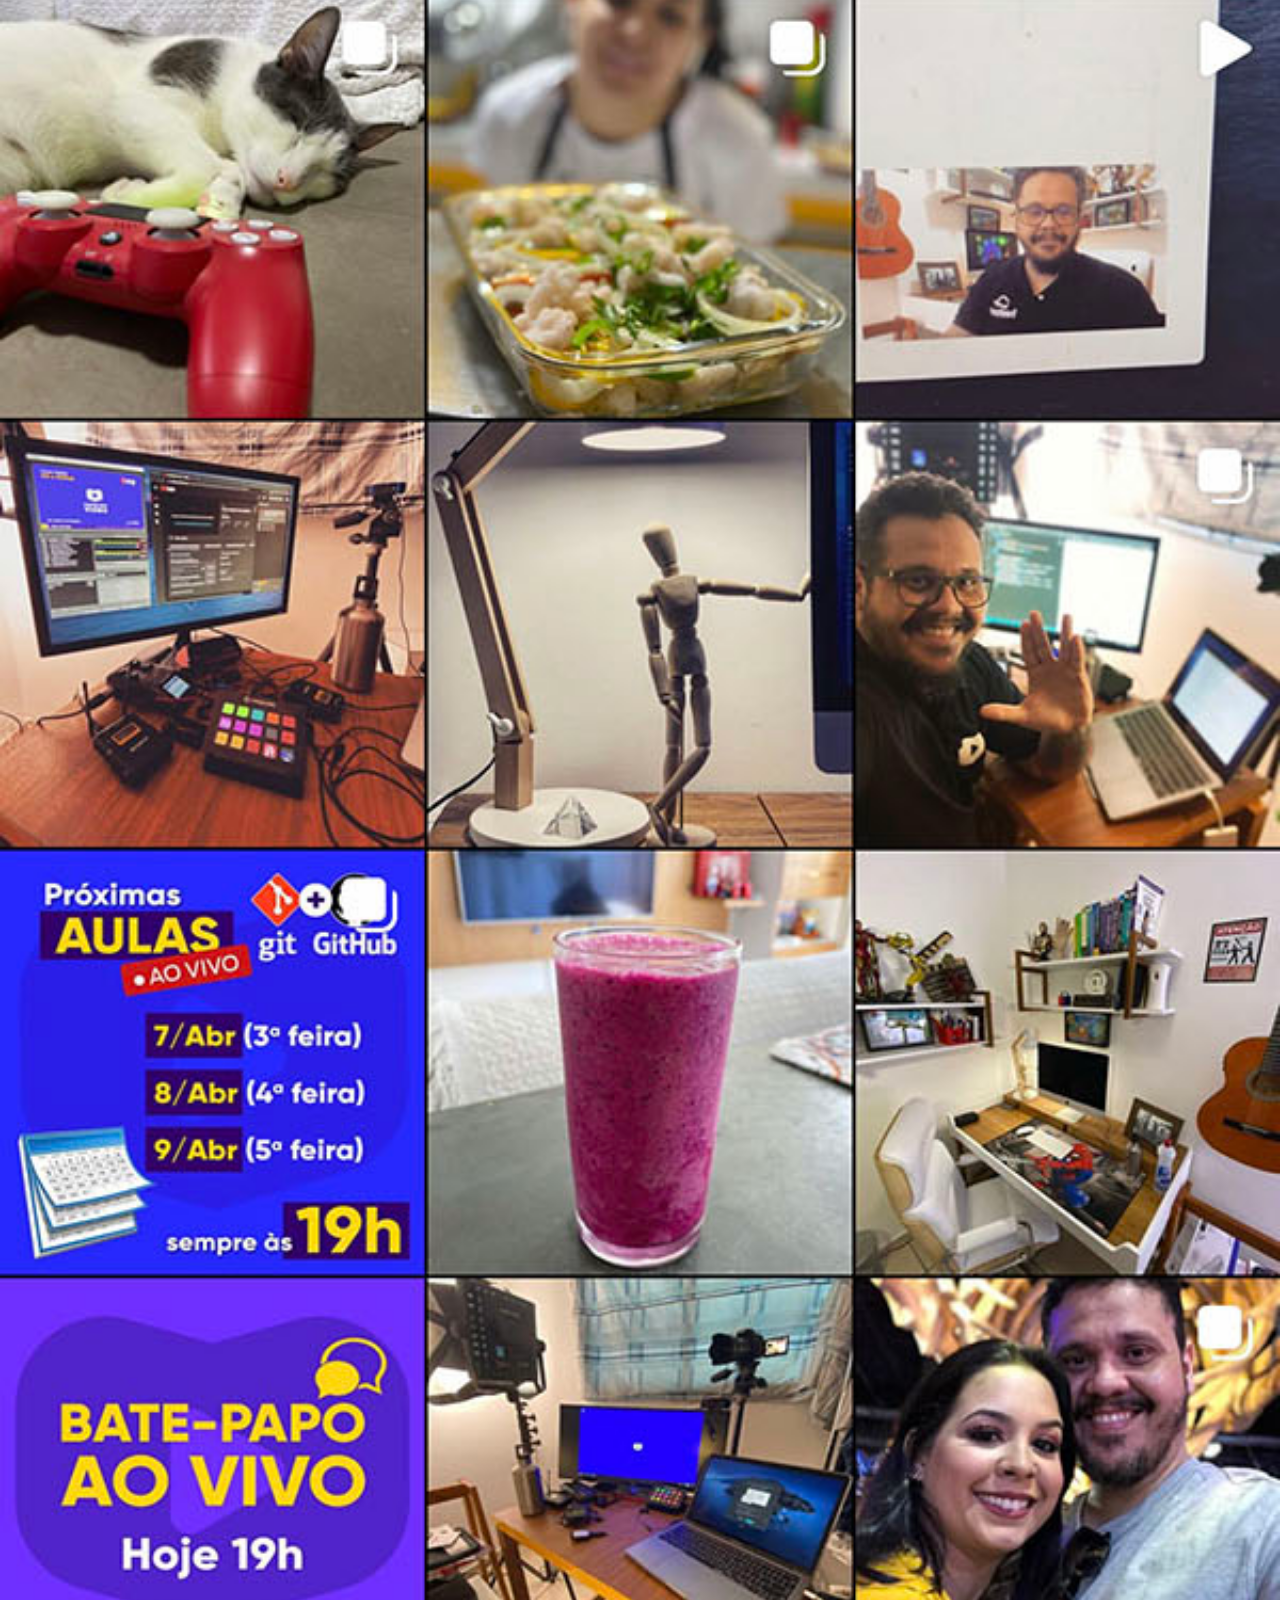
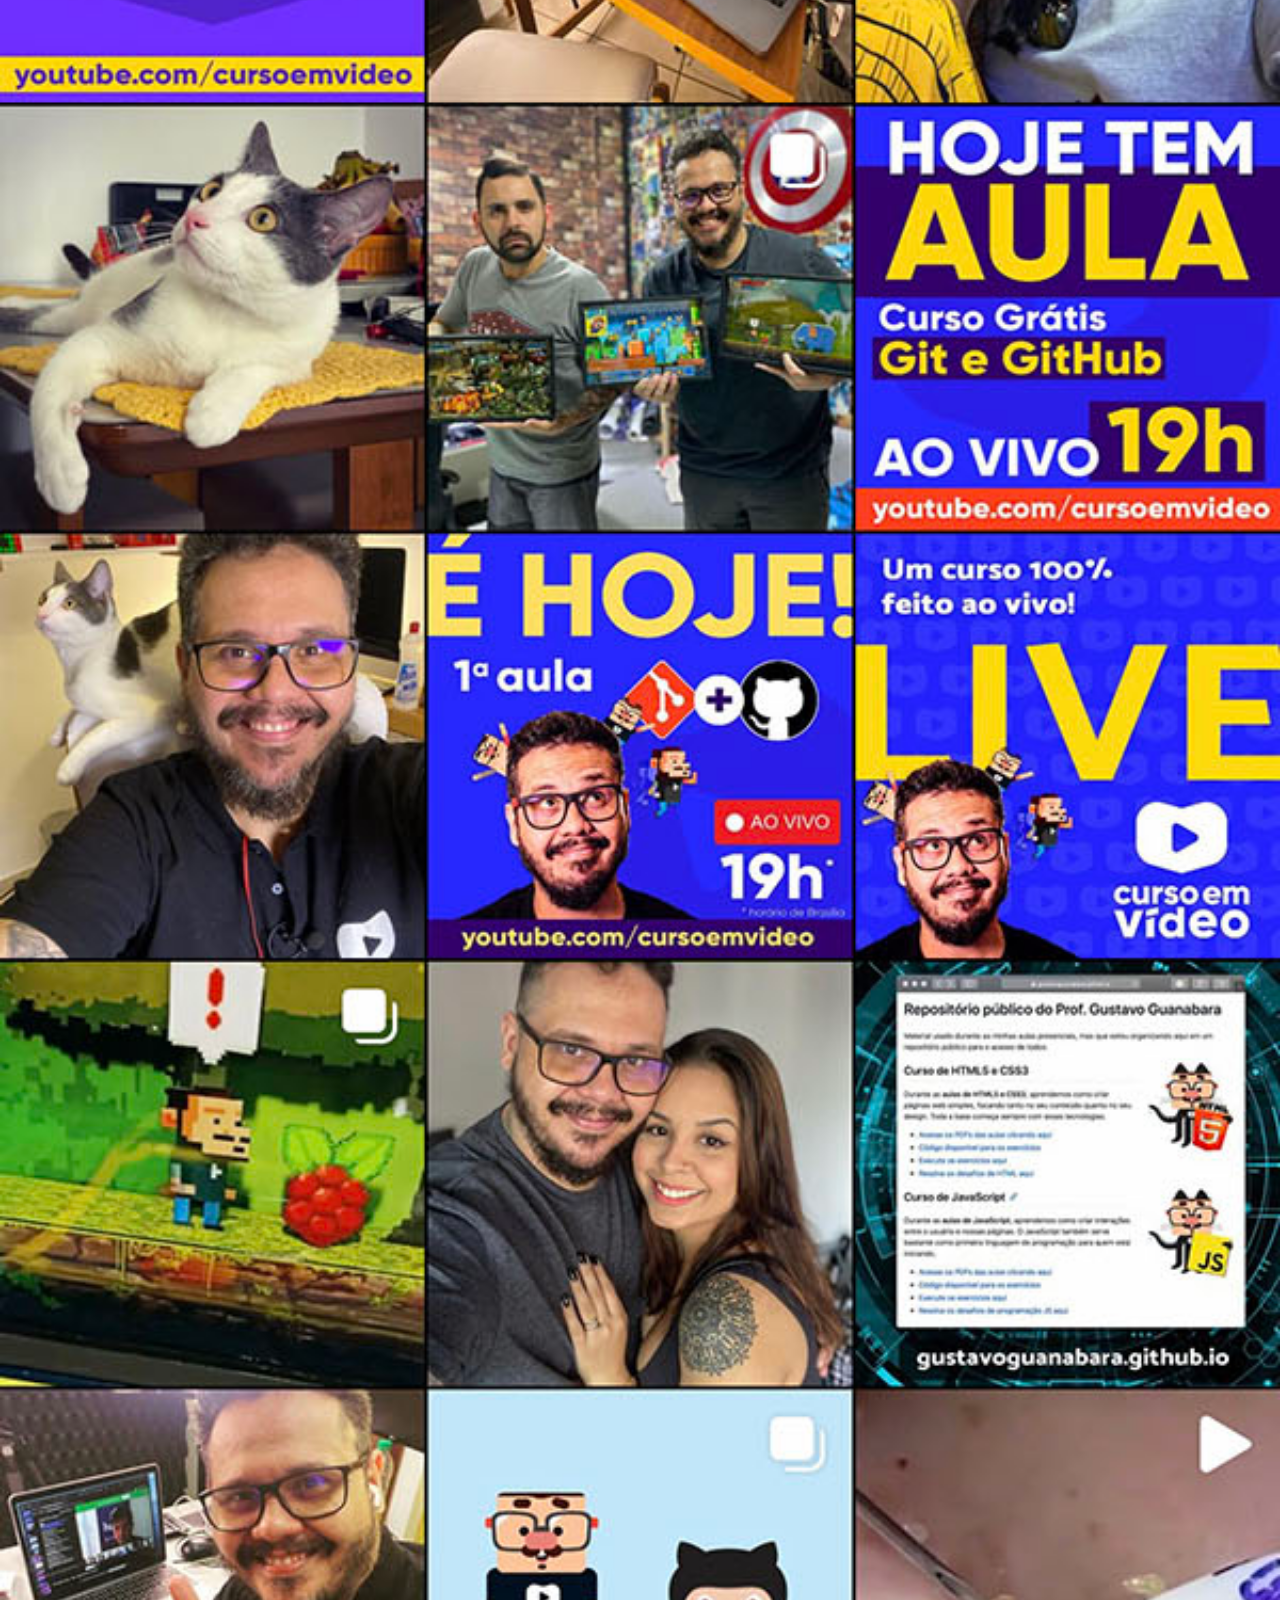
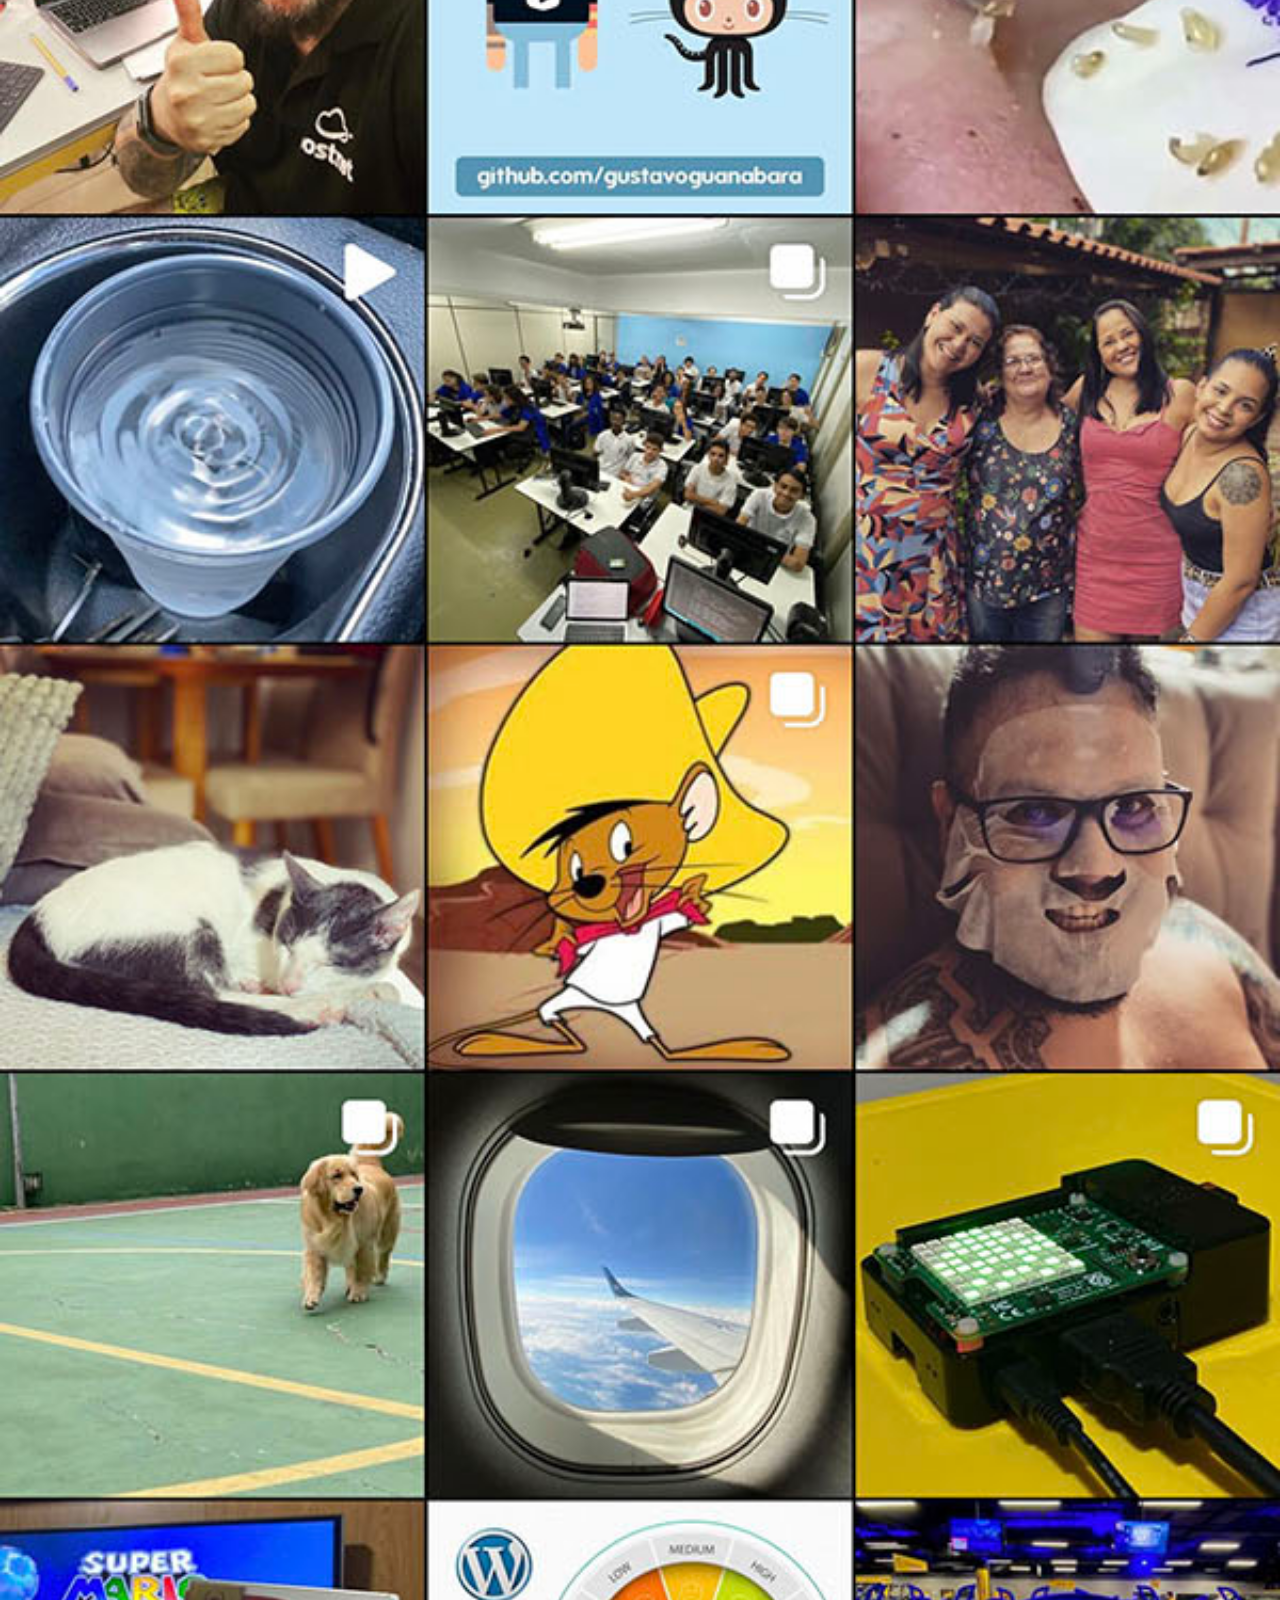
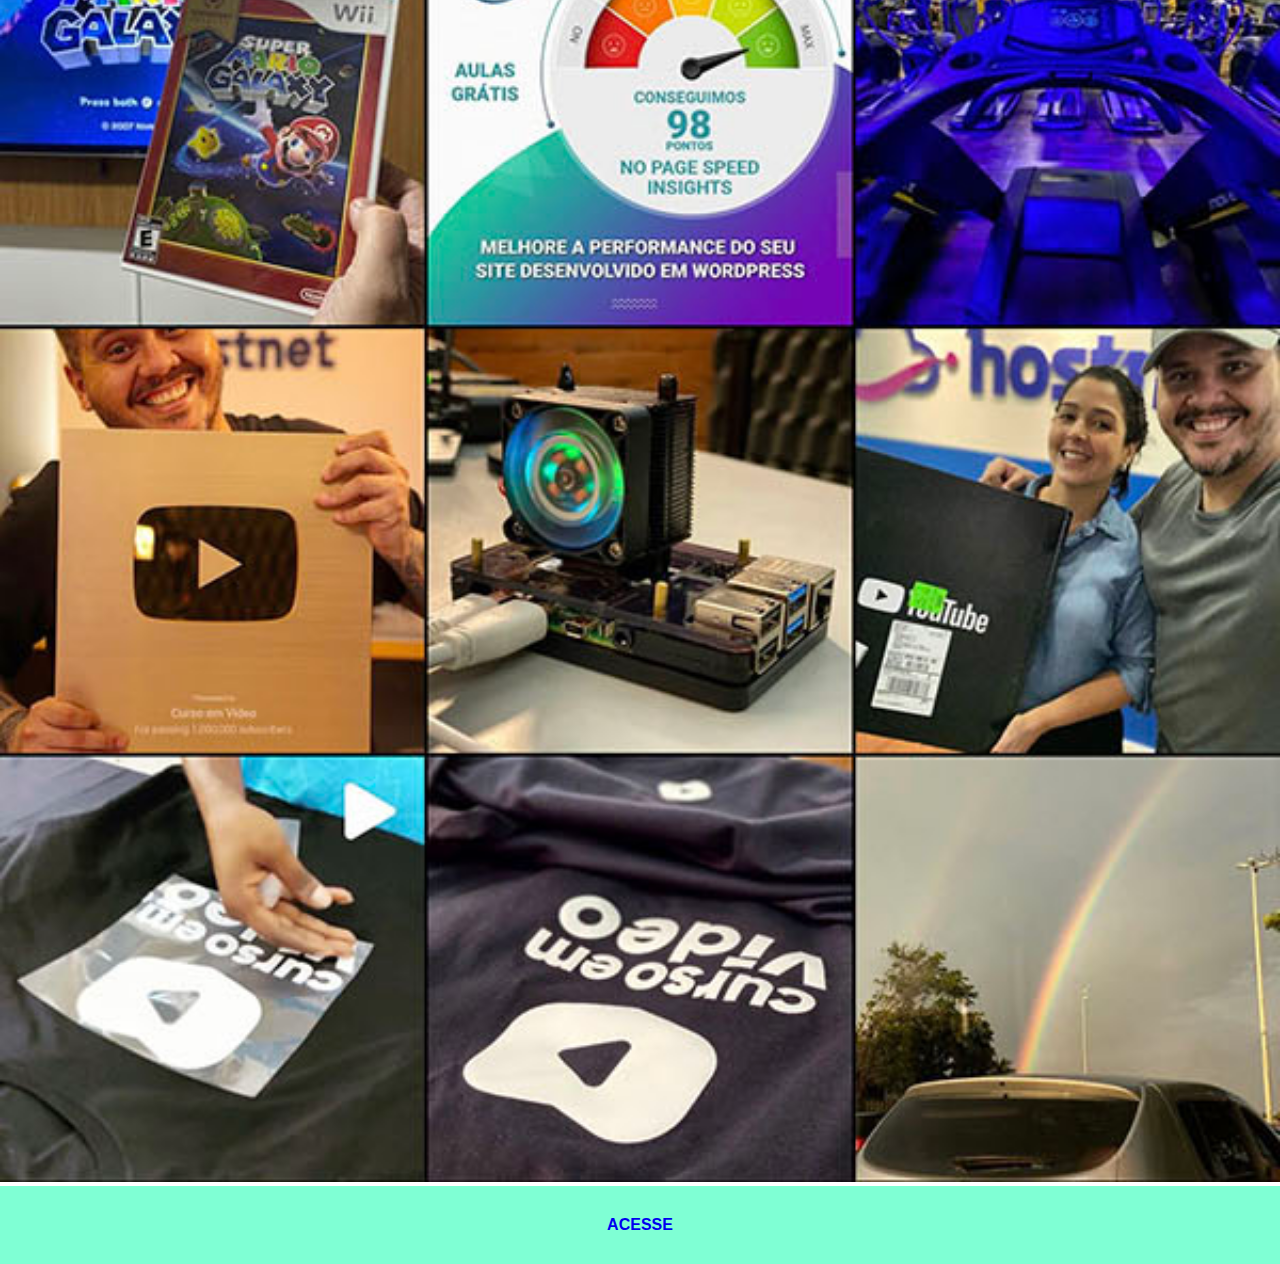
<file: instagram.html>
<!DOCTYPE html>
<html lang="pt-br
<head>
    <meta charset="UTF-8">
    <meta name="viewport" content="width=], initial-scale=1.0">
    <title>instagram</title>
    <link rel="stylesheet" href="estilos/social.css">
</head>
<body>
    <img src="imagens/tela-ins.jpg" alt="instagram">
    <a href="https://www.instagram.com/gustavoguanabara/" target="_blank">ACESSE</a>
</body>
</html>
</file>
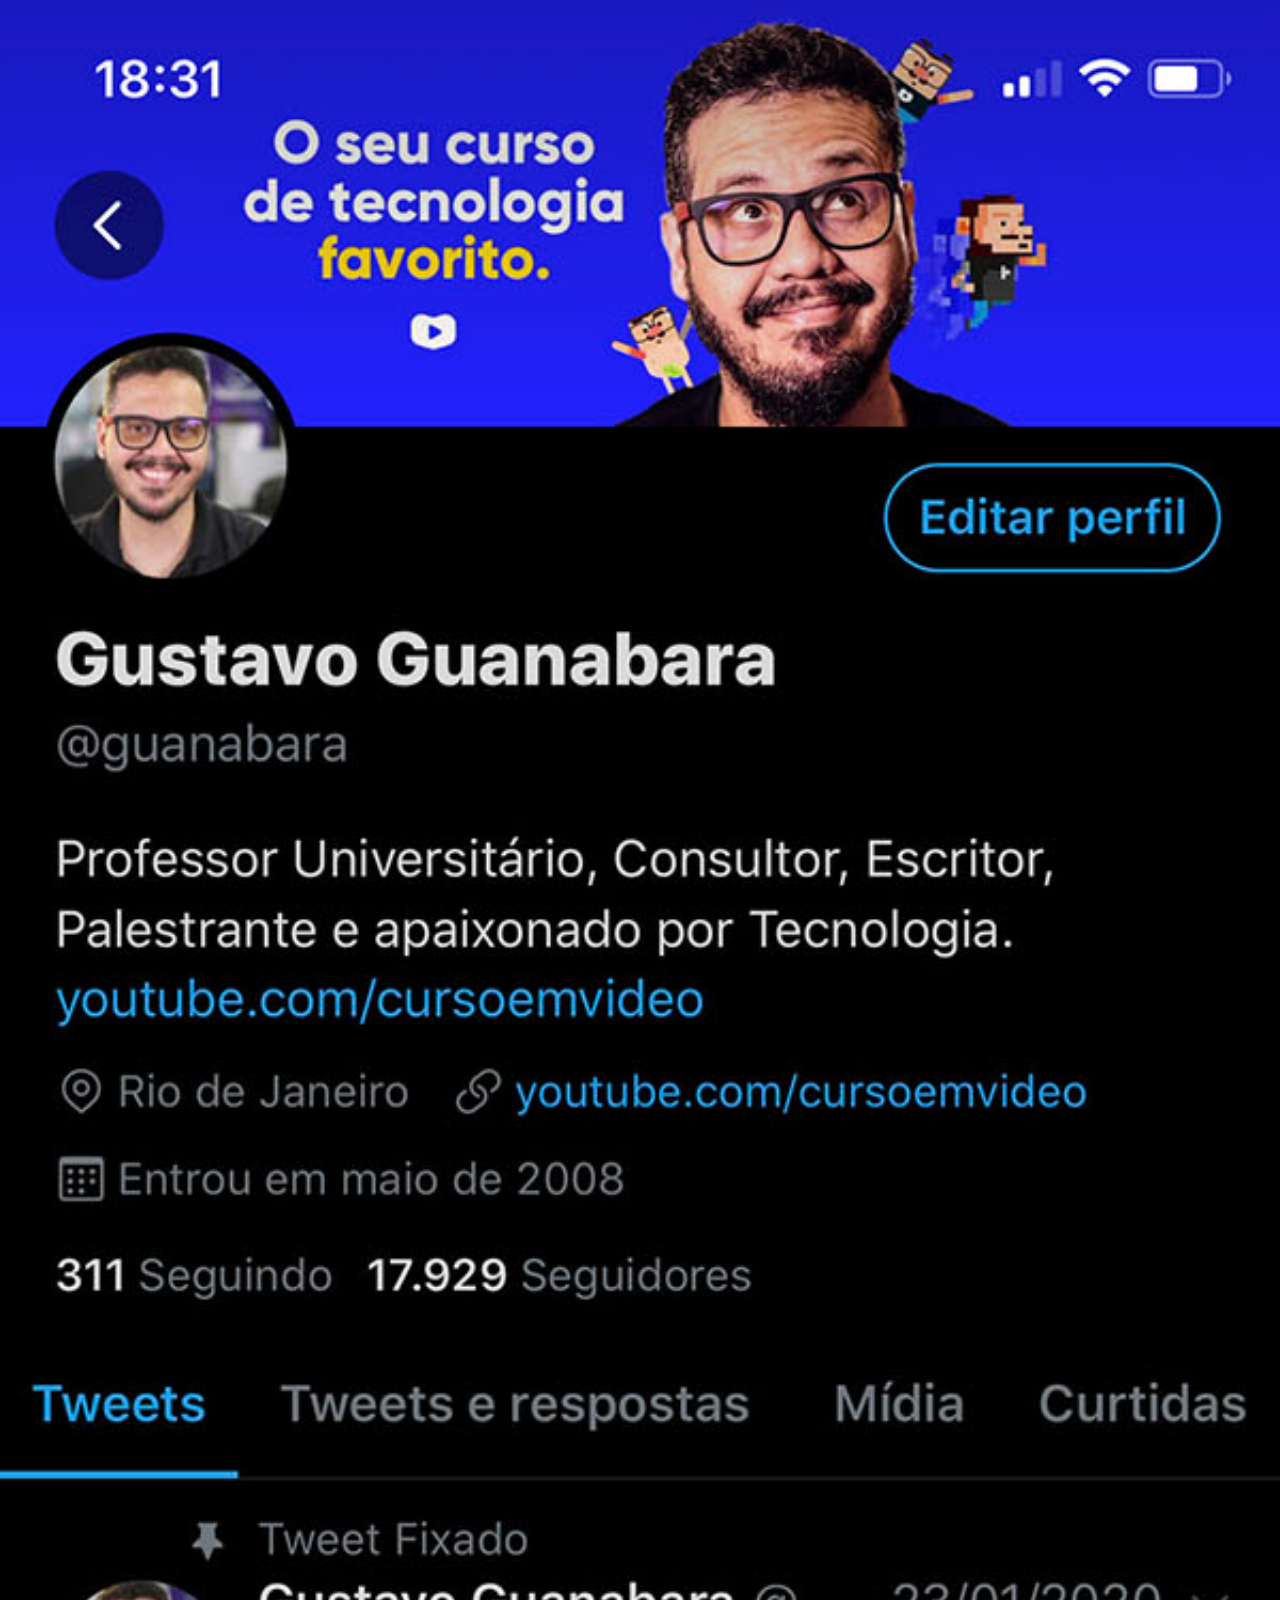
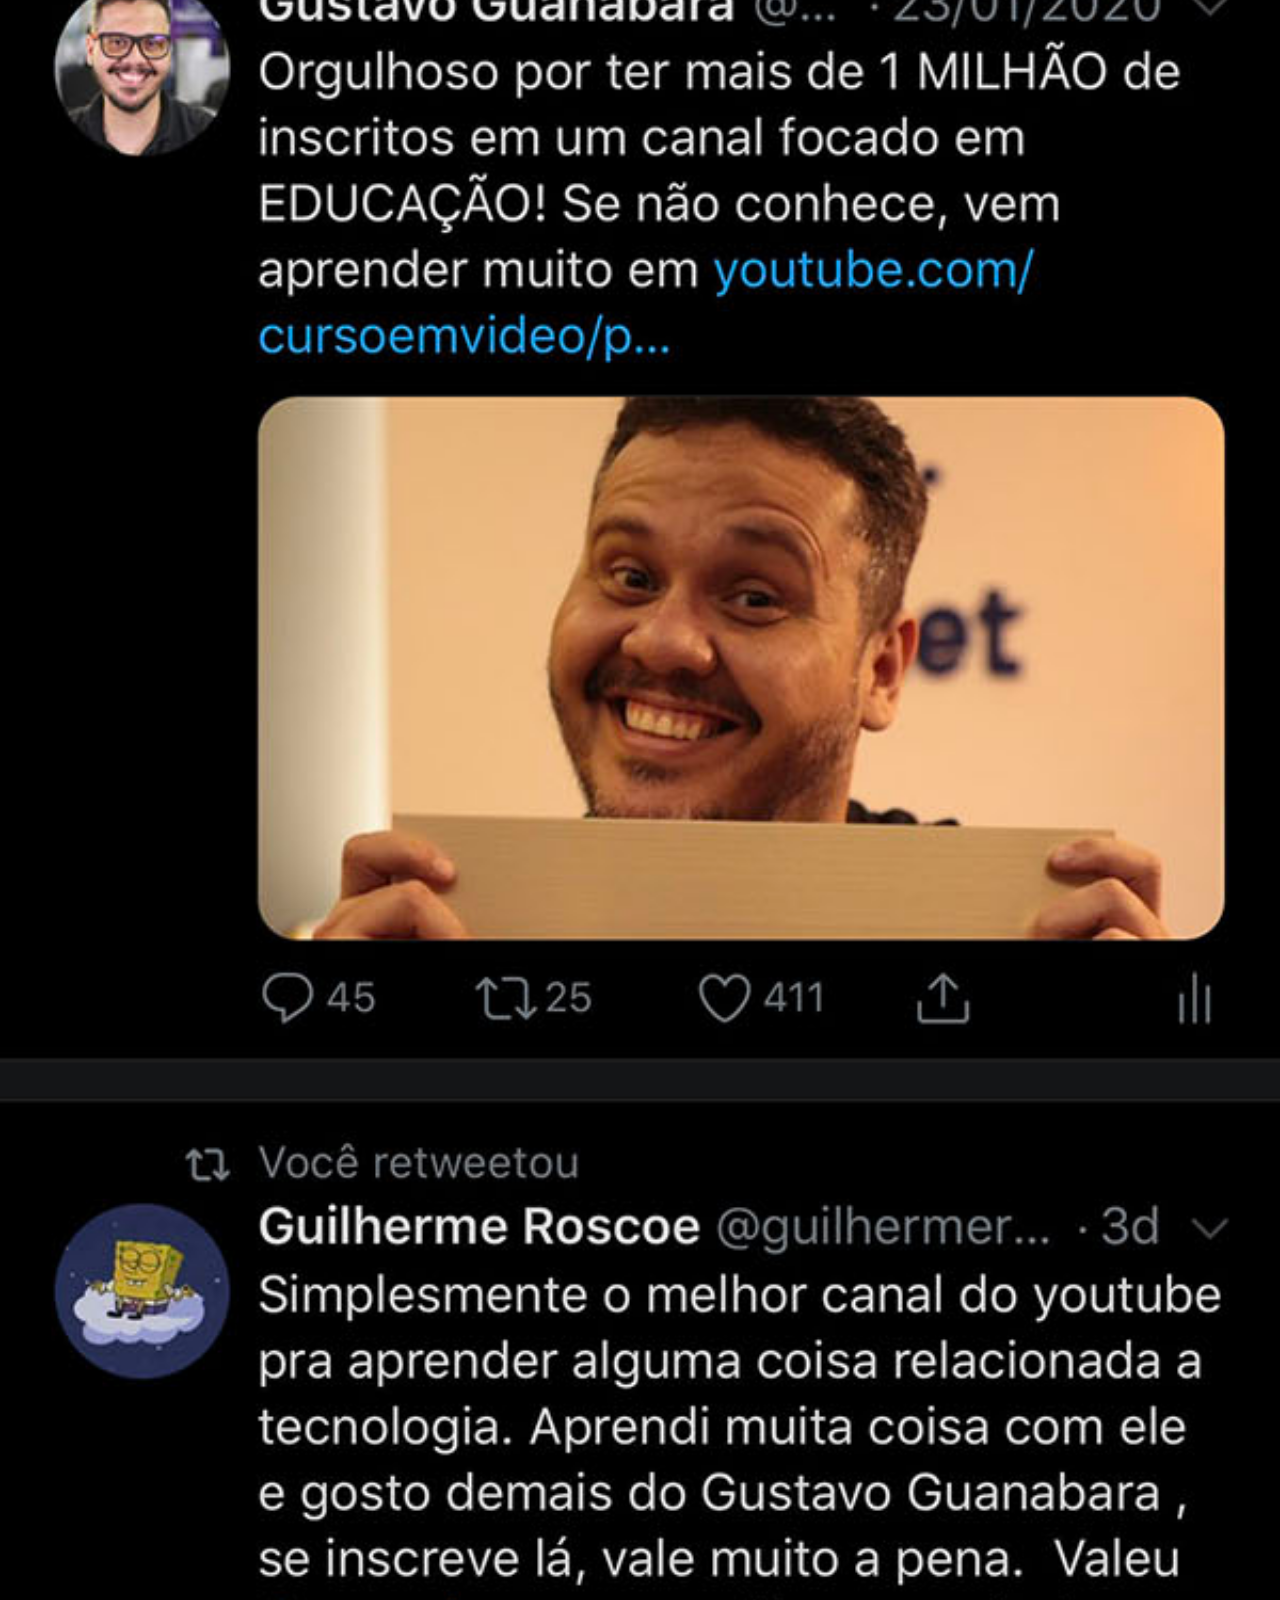
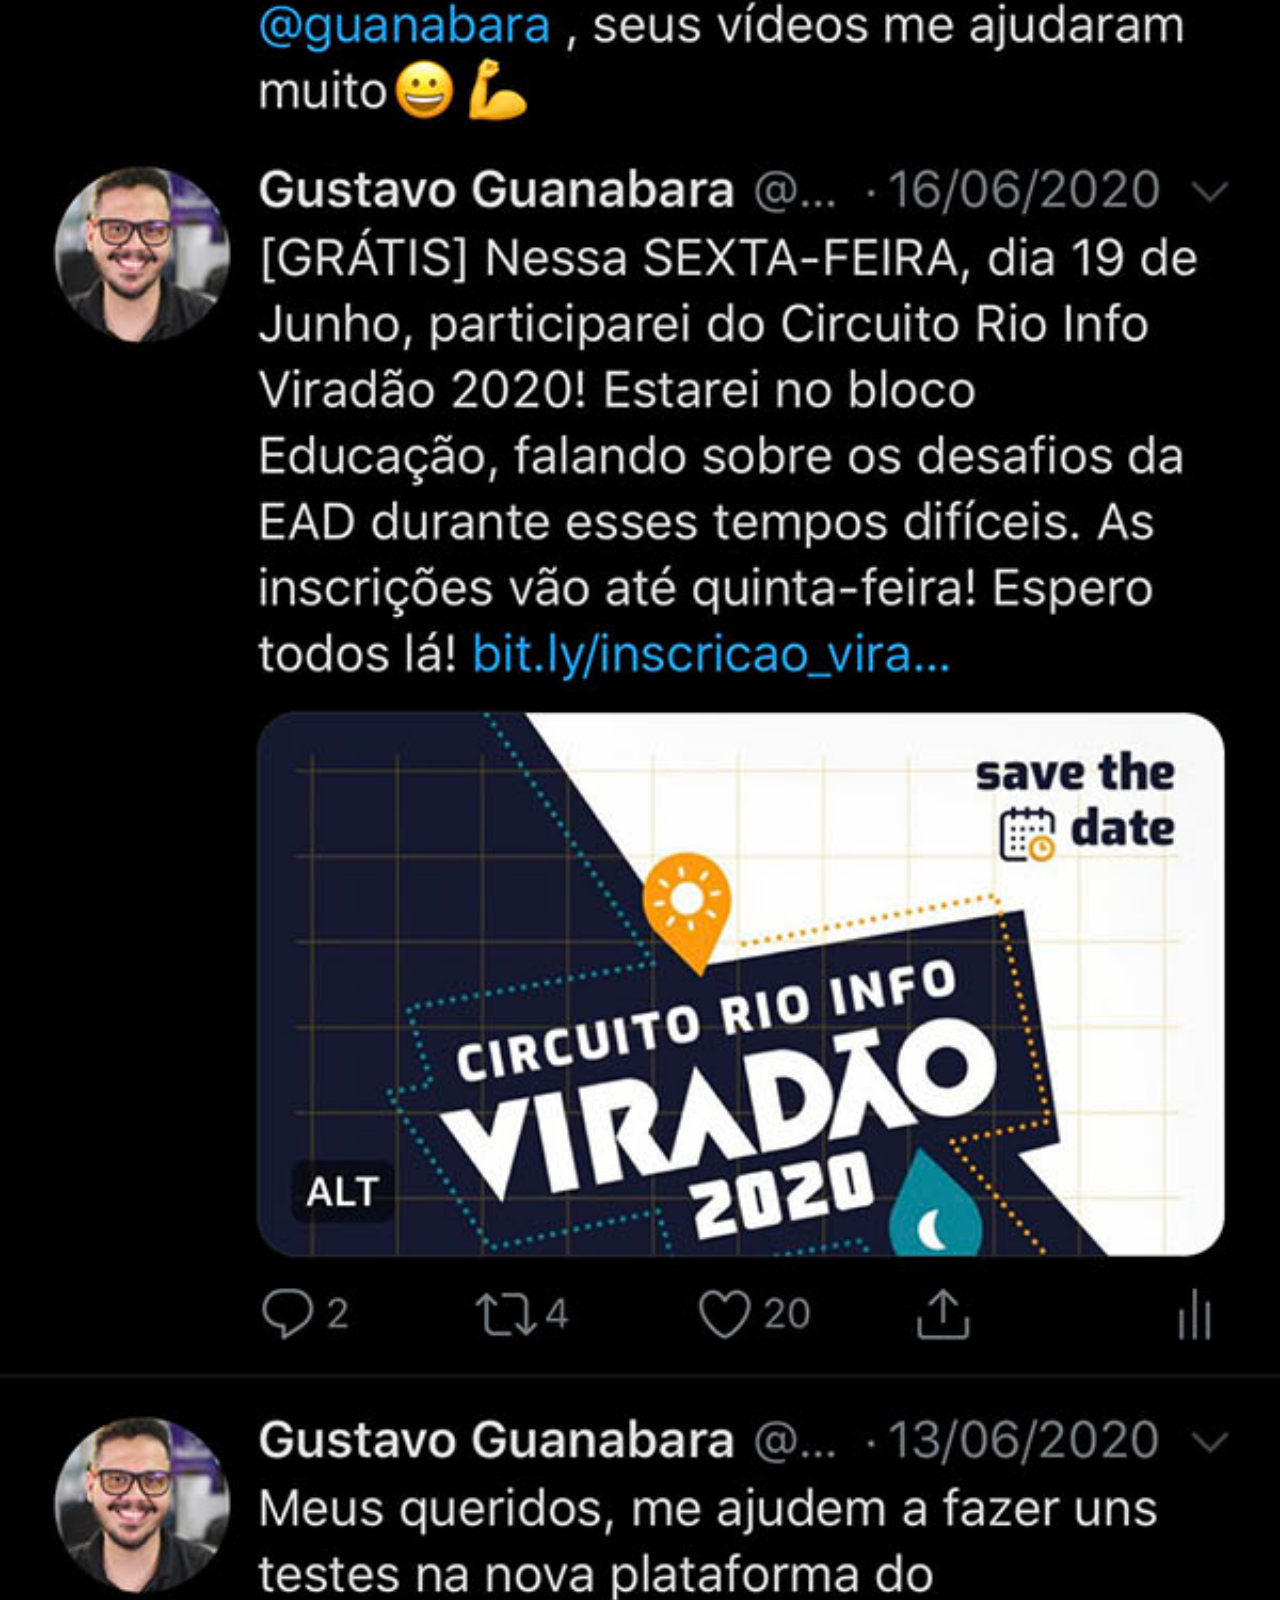
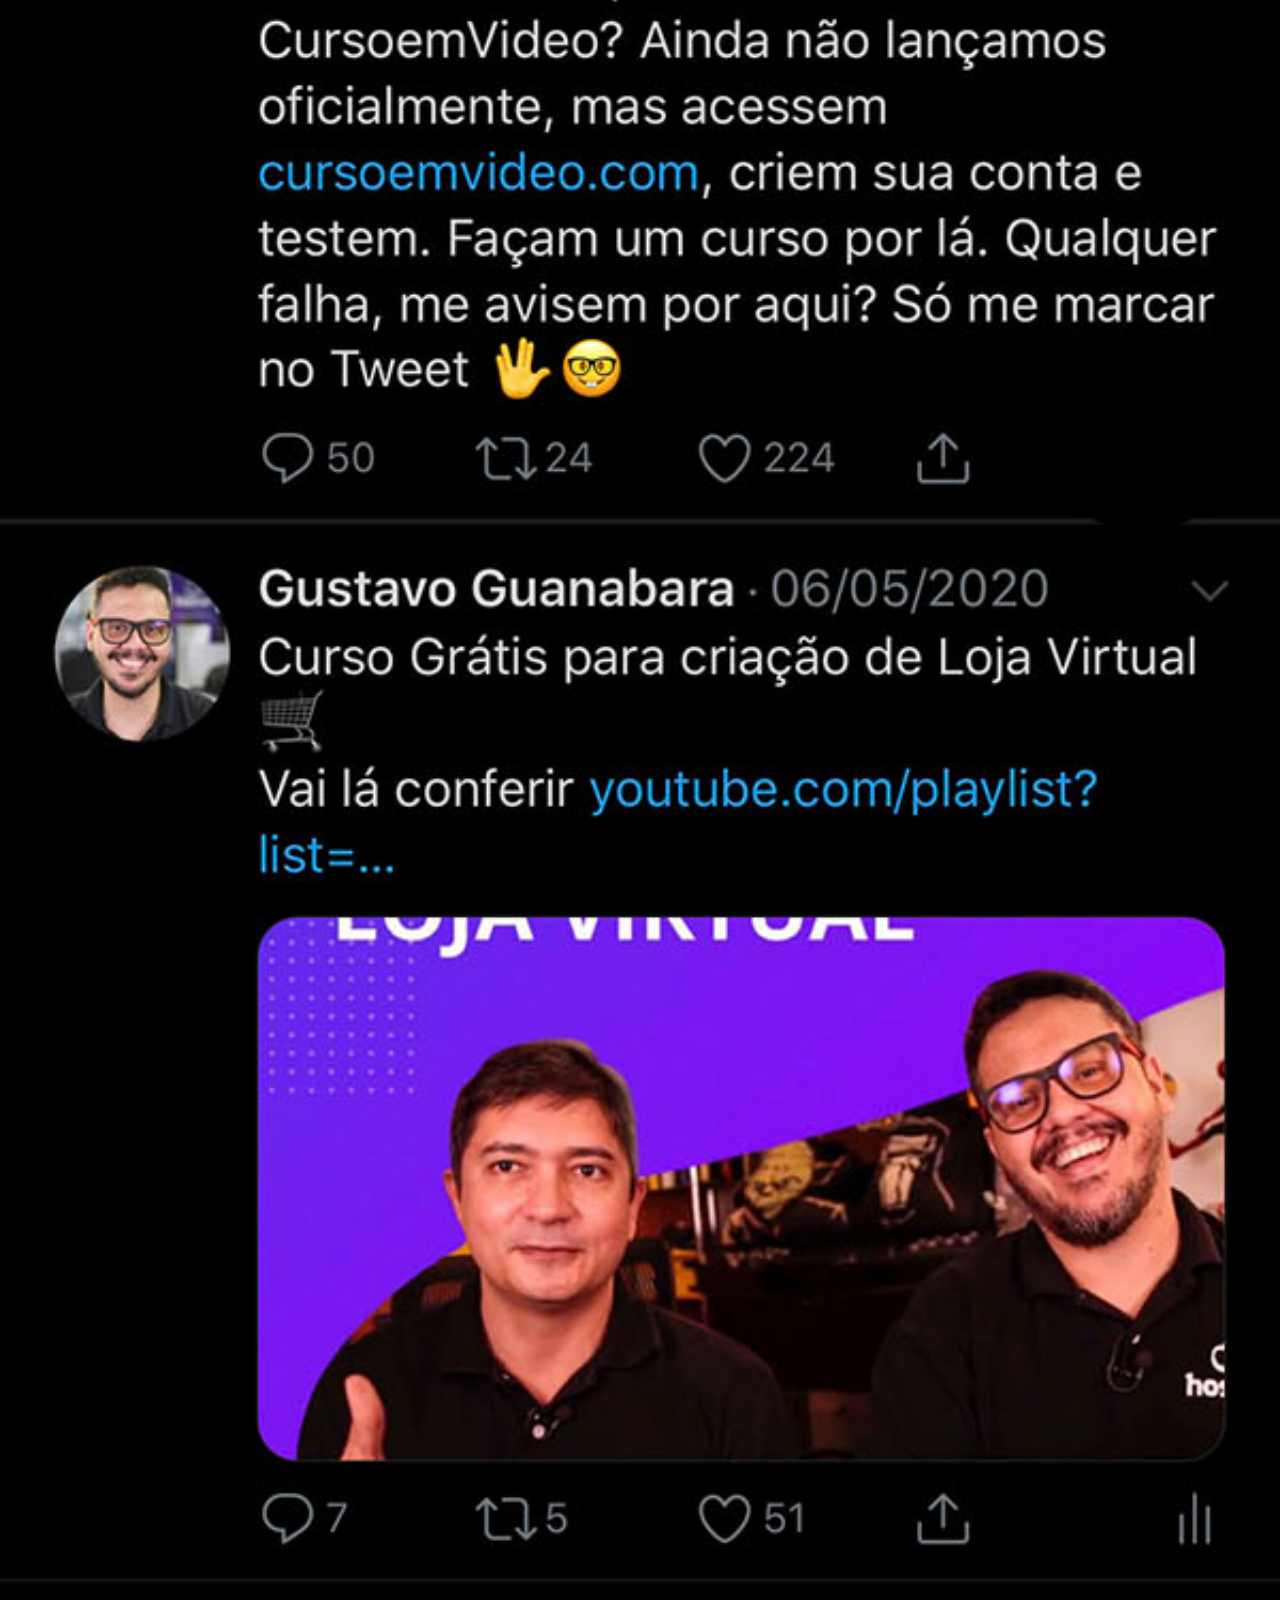
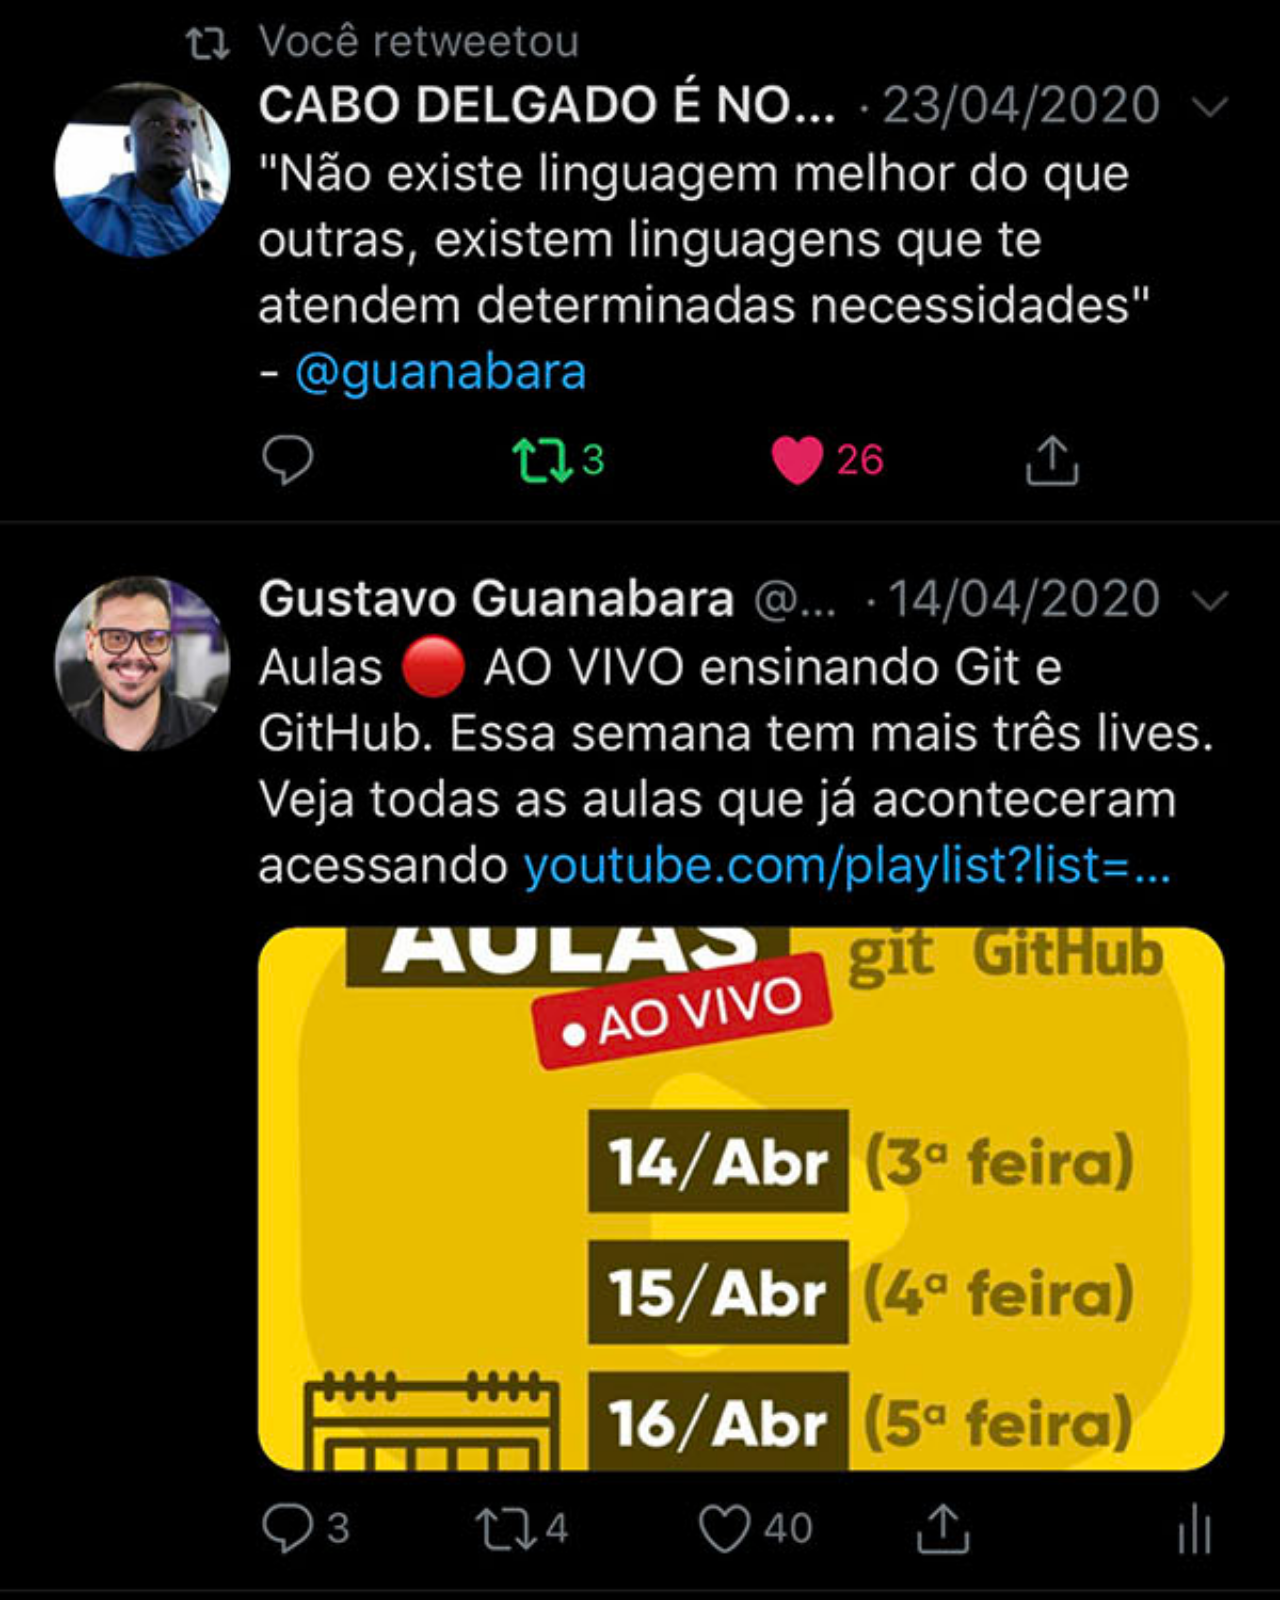
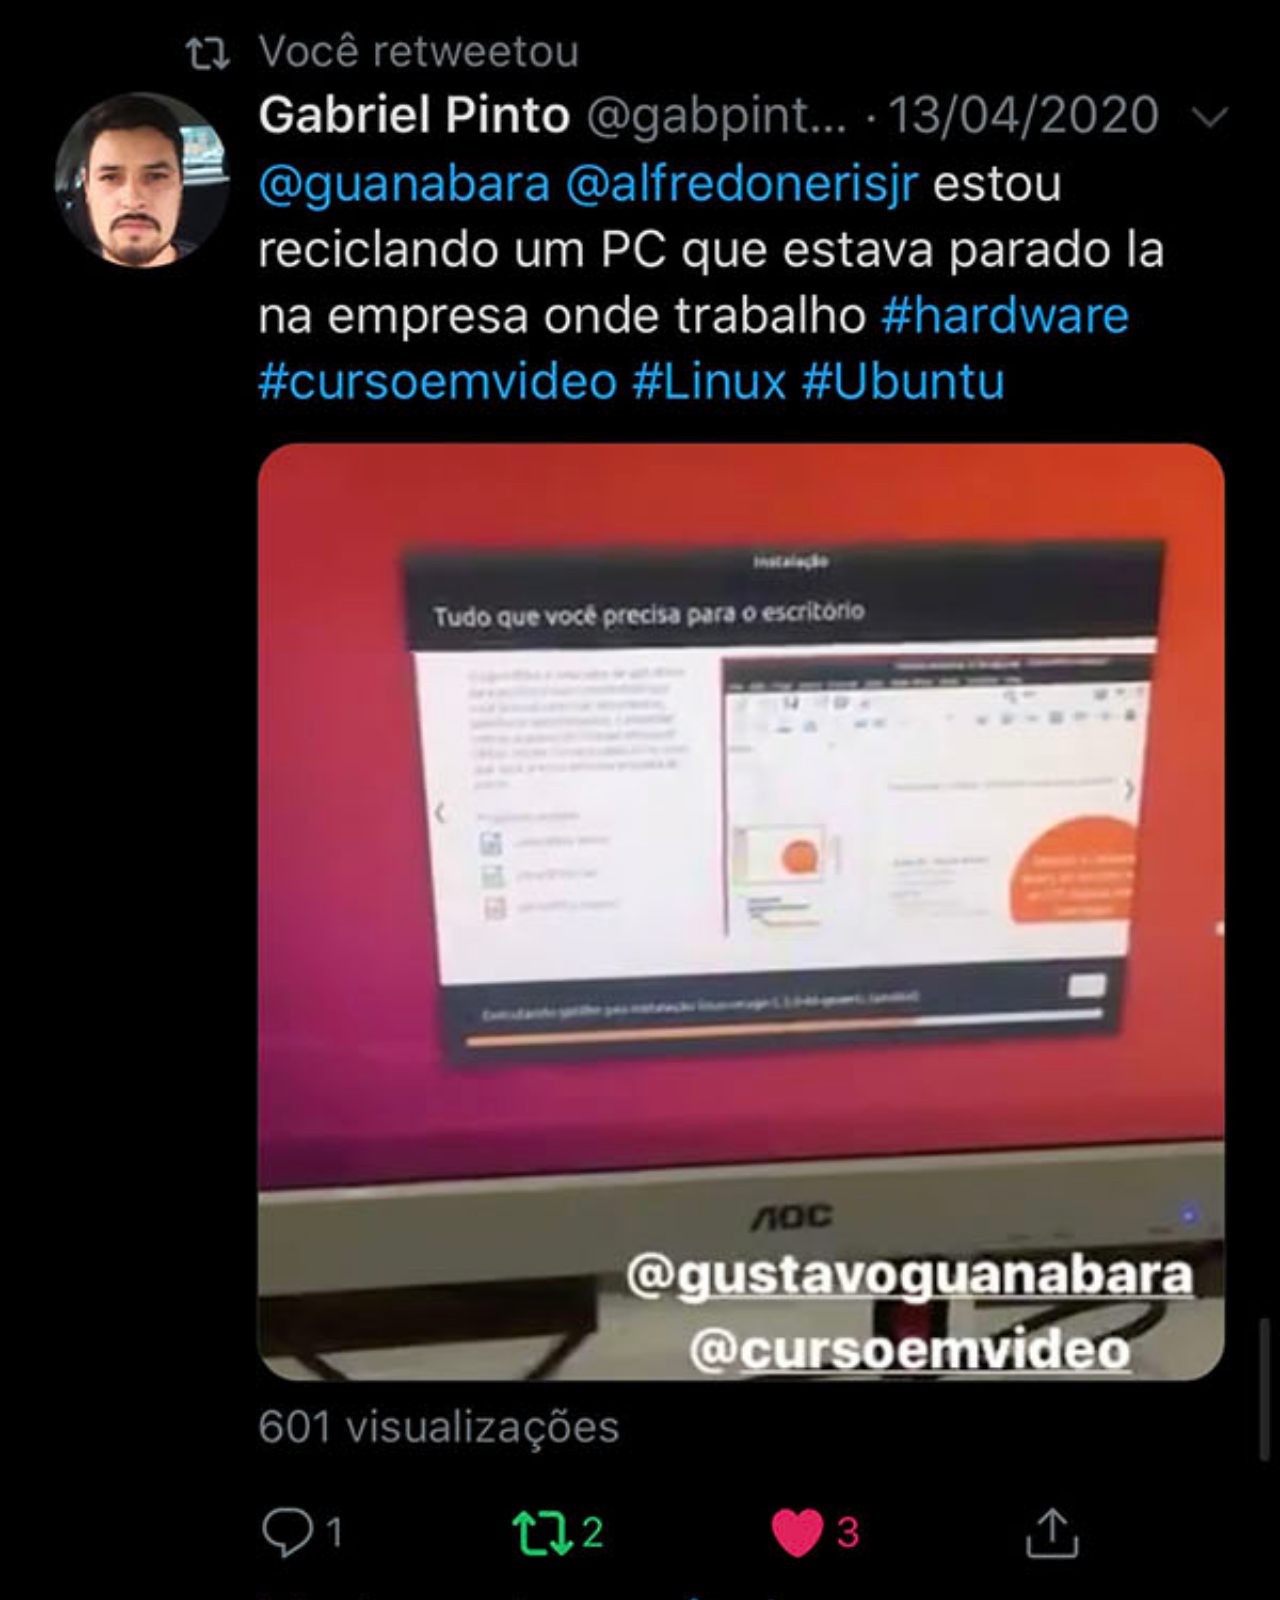
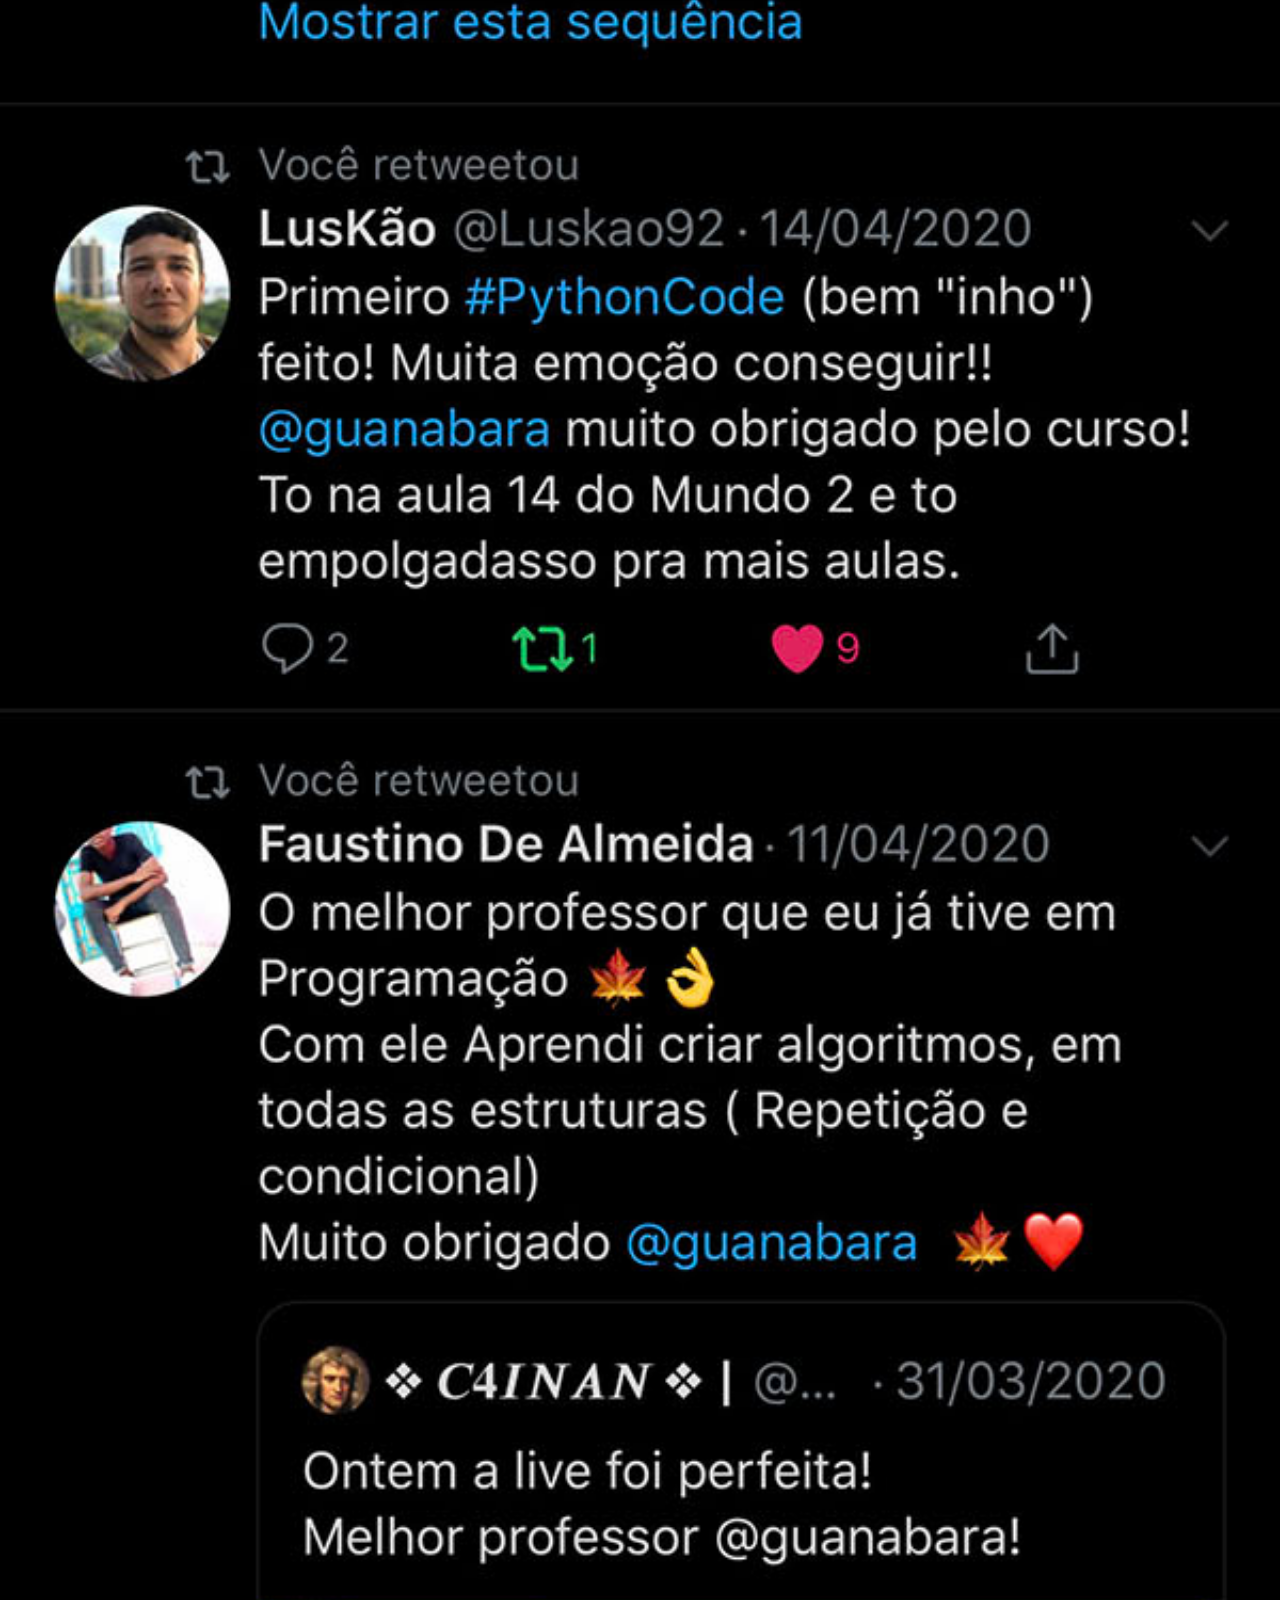
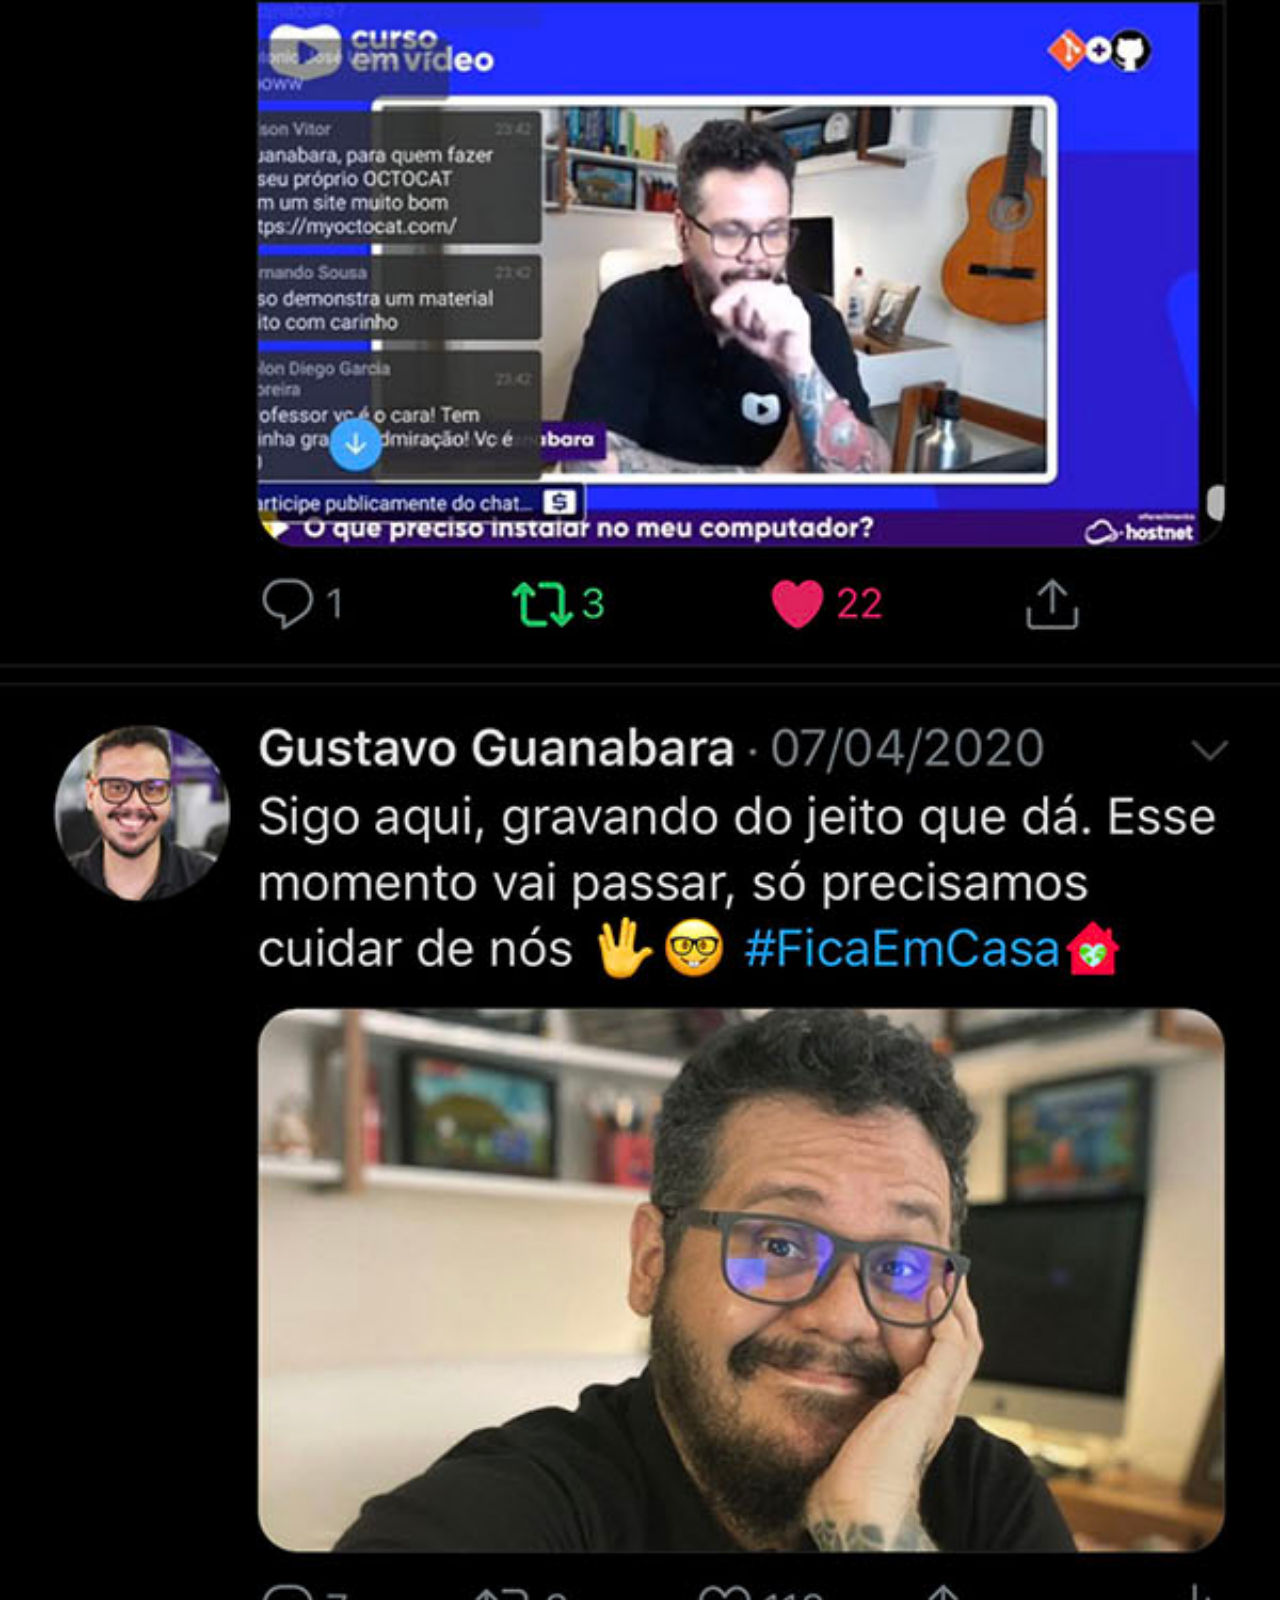
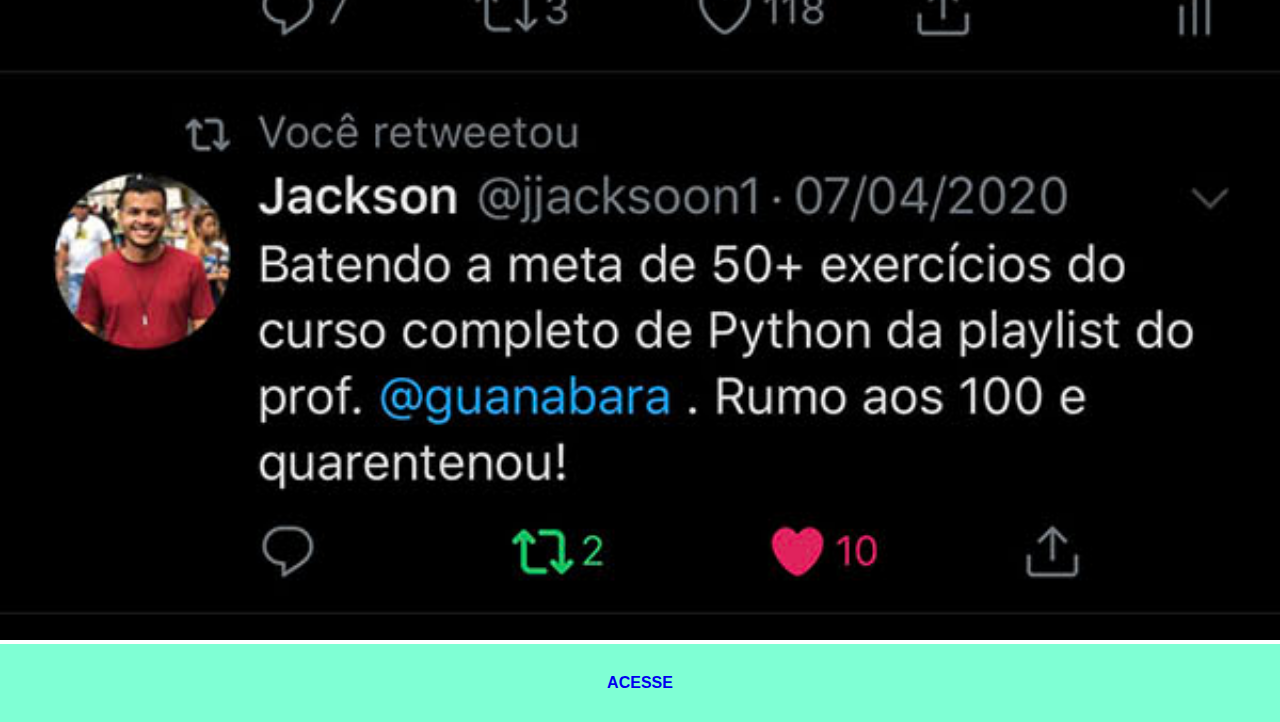
<file: Twitter.html>
<!DOCTYPE html>
<html lang="pt-br">
<head>
    <meta charset="UTF-8">
    <meta name="viewport" content="width=device-width, initial-scale=1.0">
    <title>Twitter</title>
    <link rel="stylesheet" href="estilos/social.css">
</head>
<body>
    <img src="imagens/tela-twi.jpg" alt="Twitter">
    <a href="https://x.com/guanabara" target="_blank">ACESSE</a>
</body>
</html>
</file>
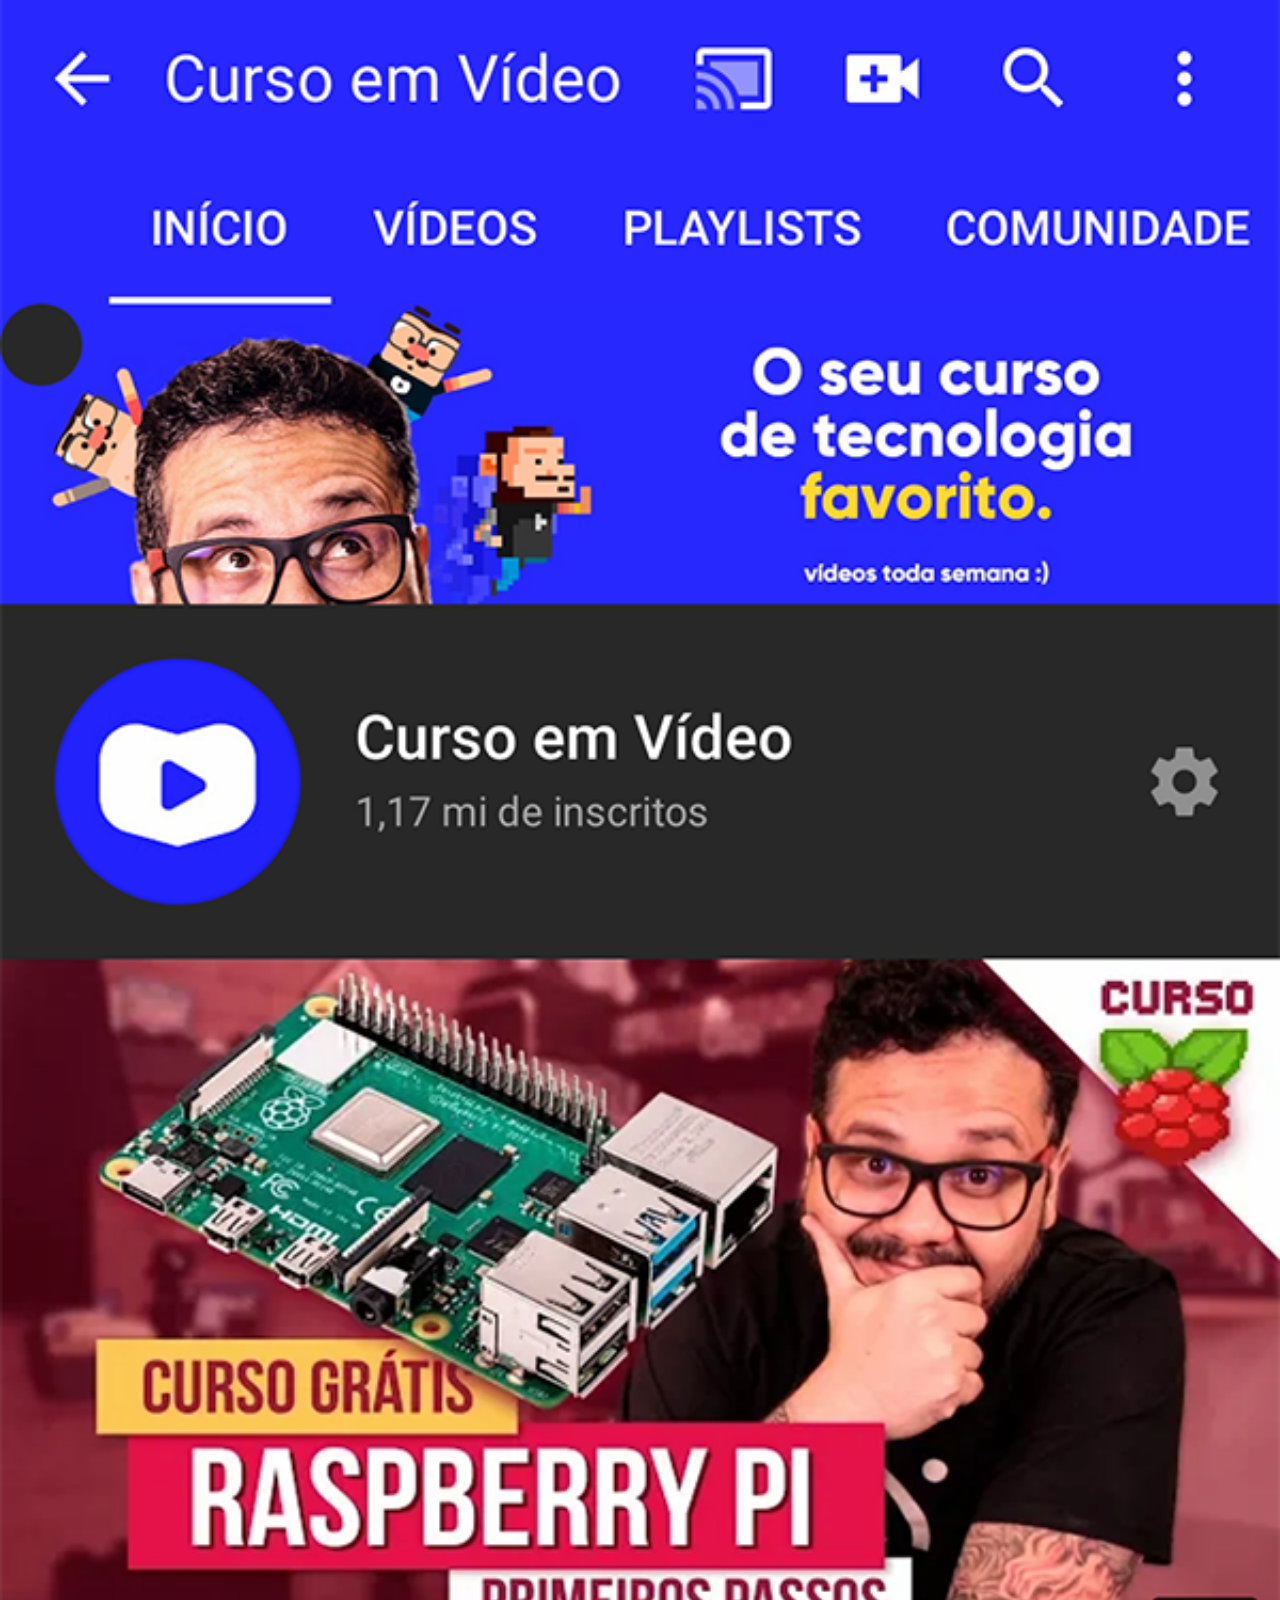
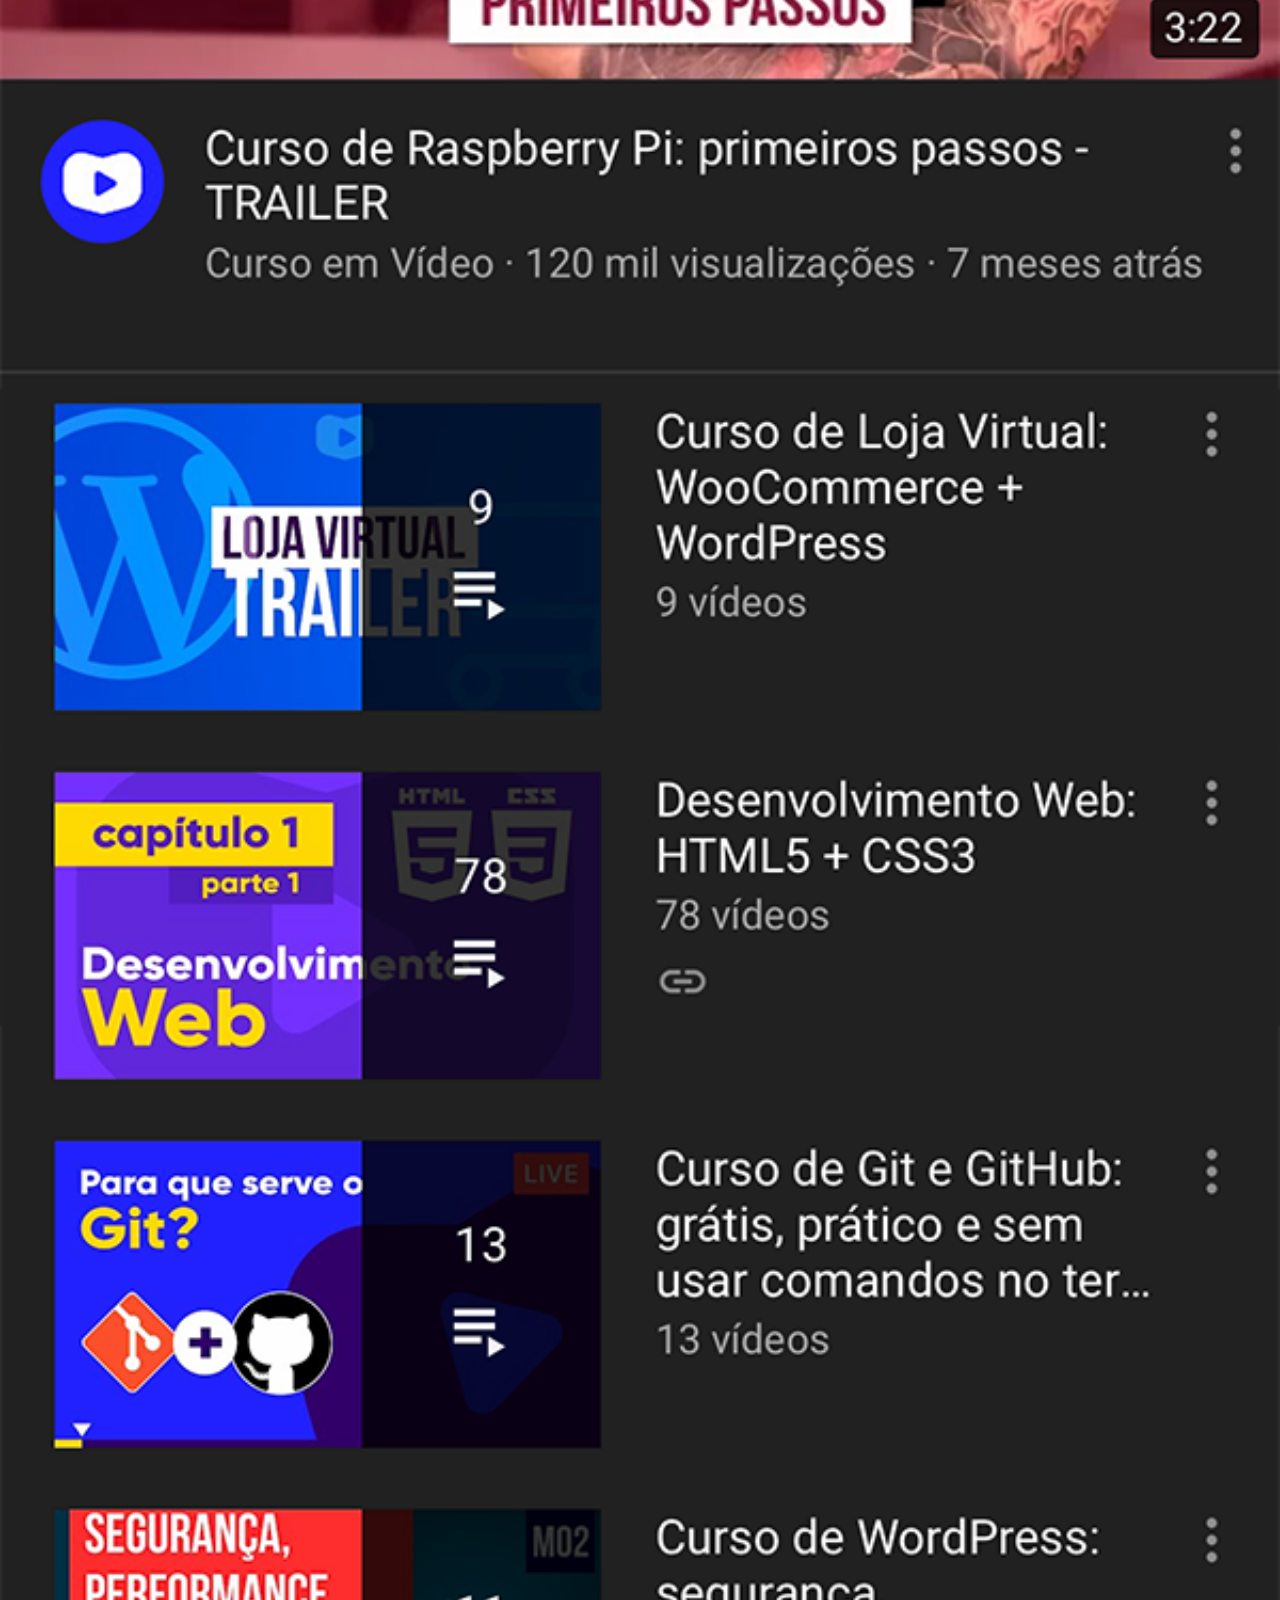
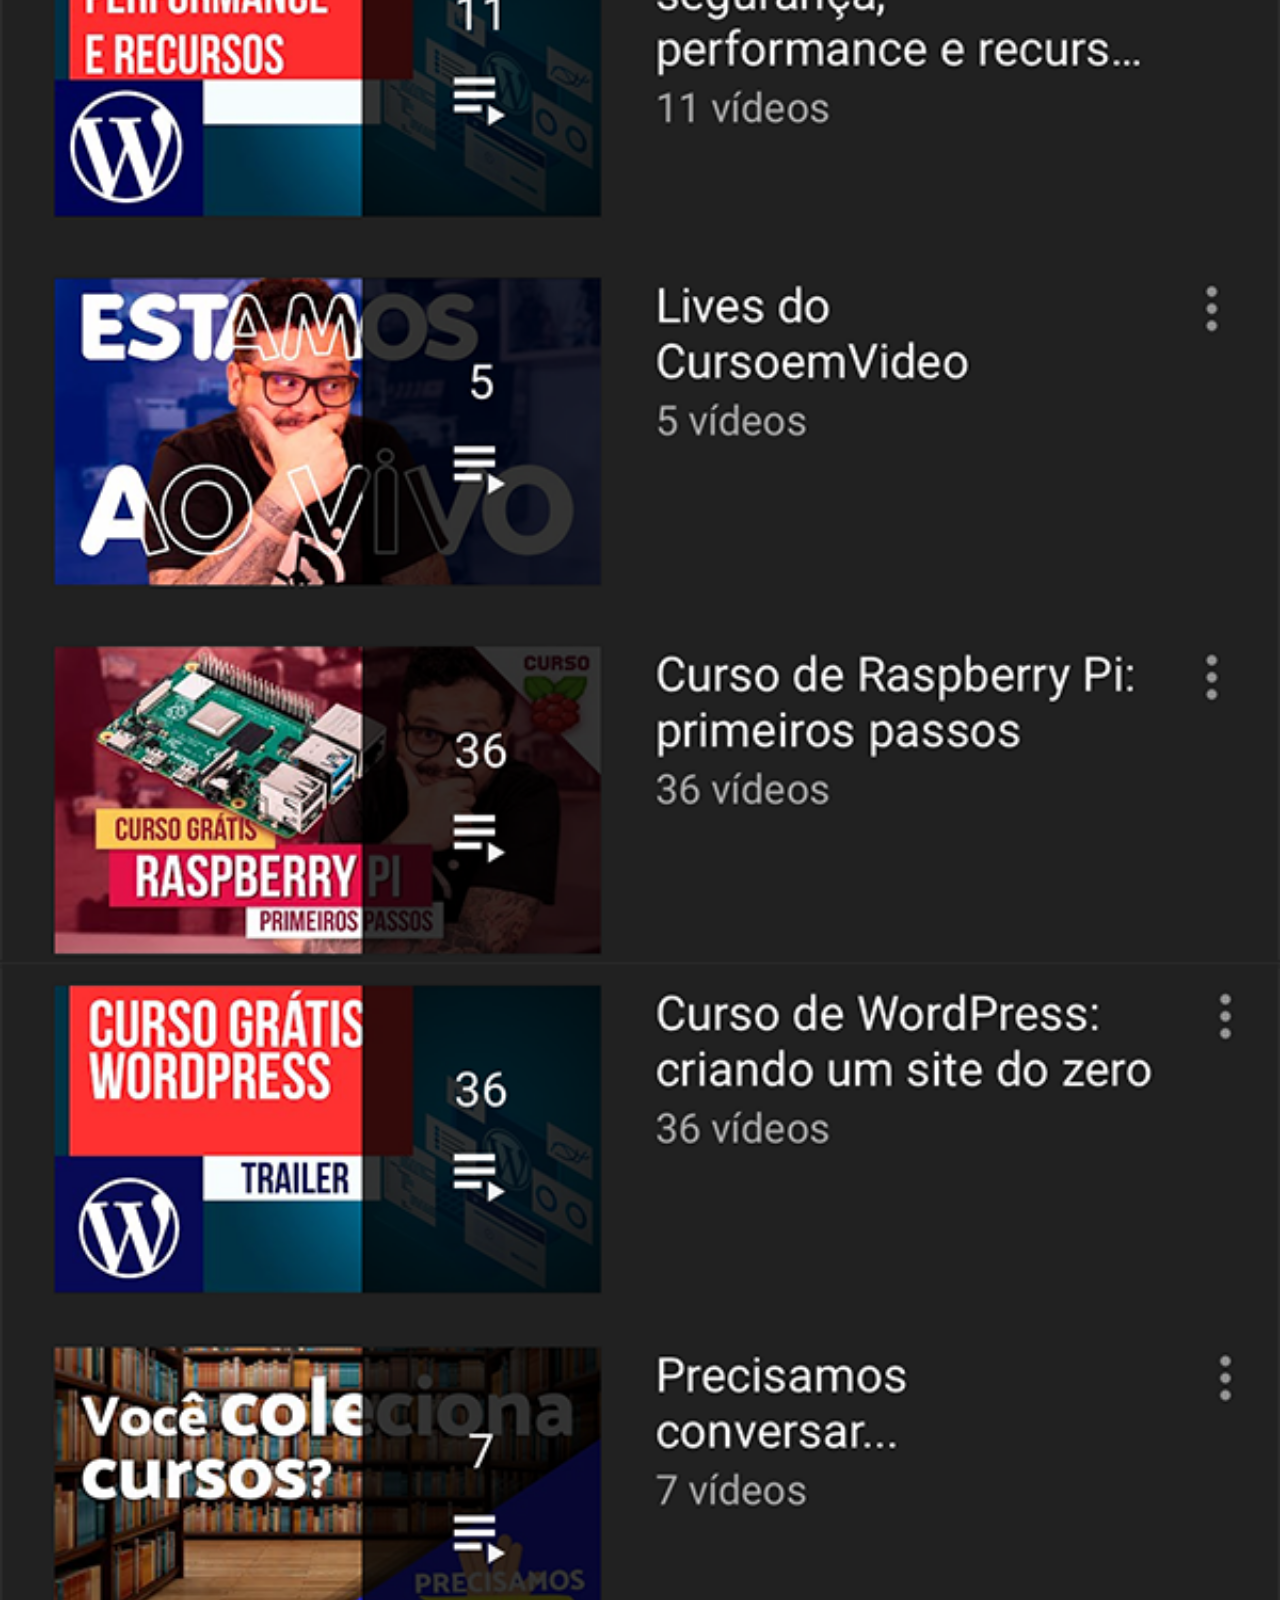
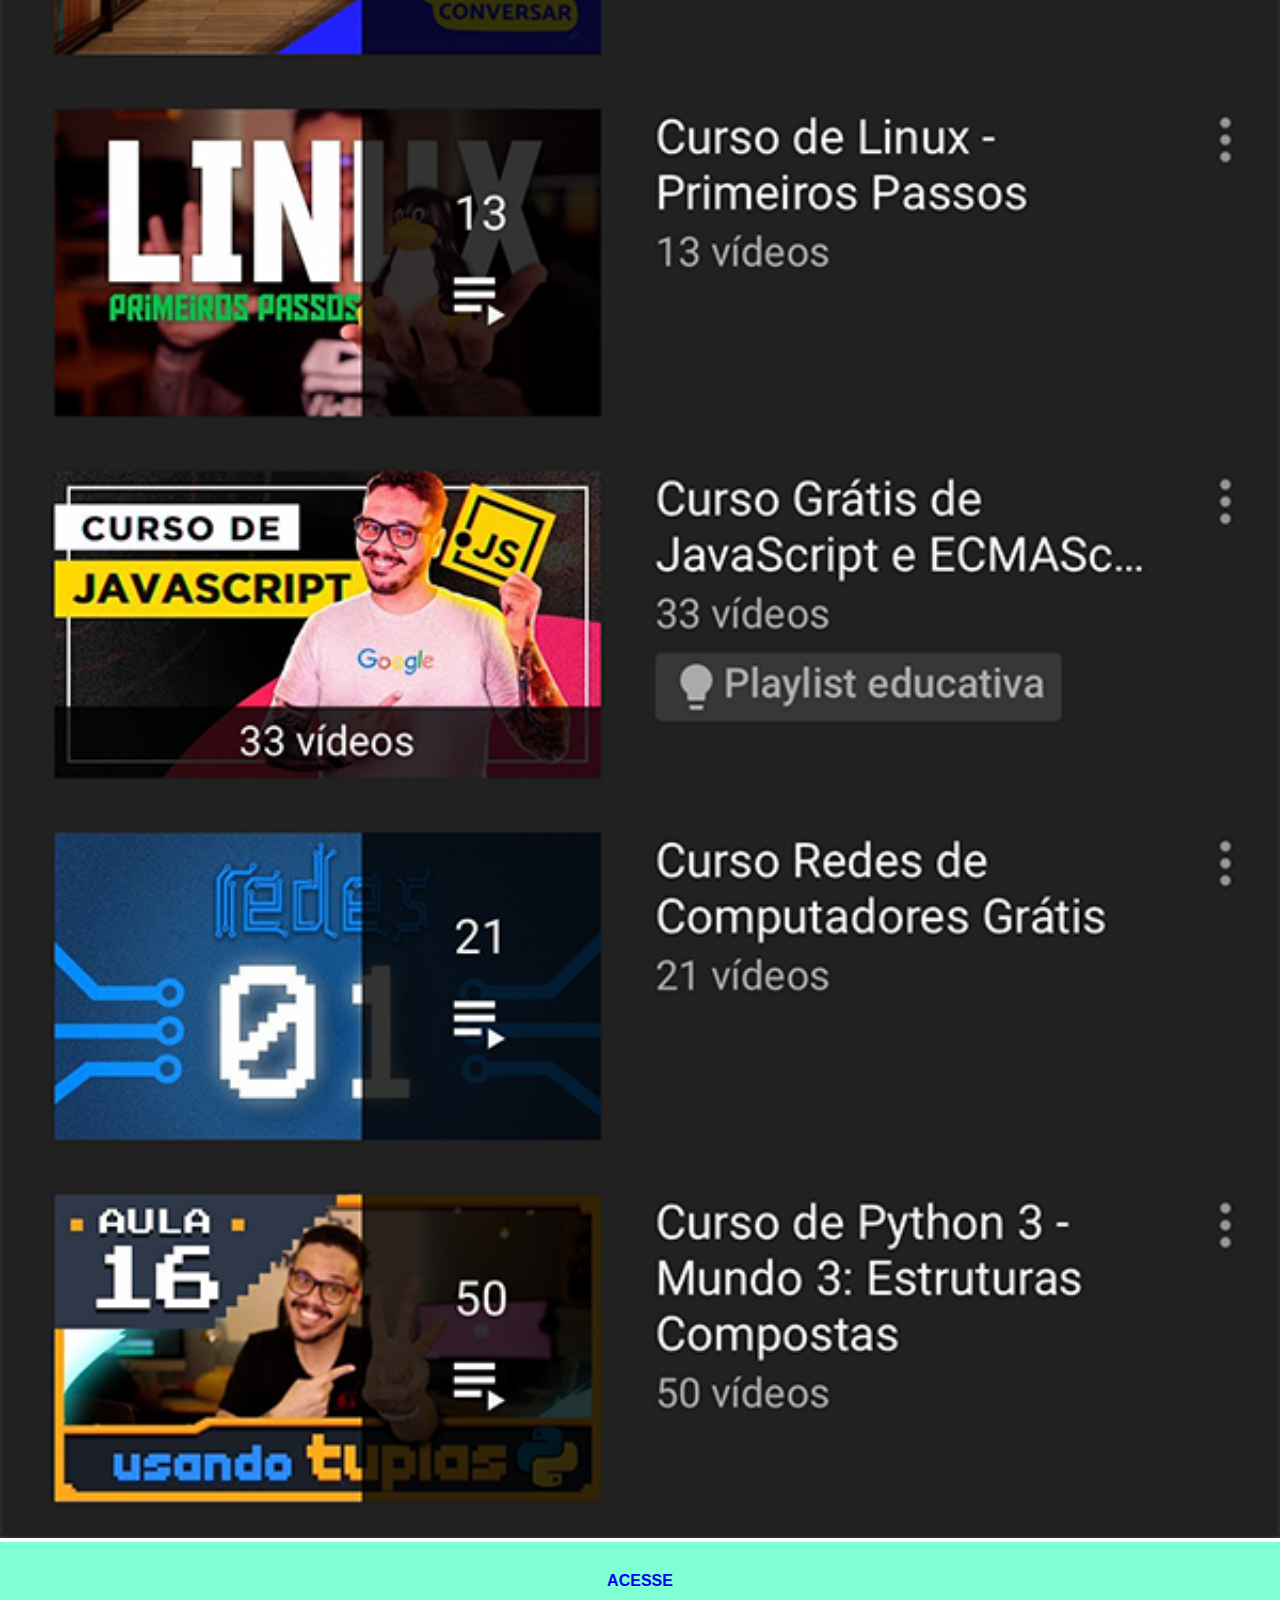
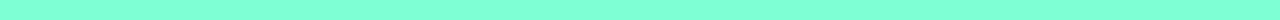
<file: youtube.html>
<!DOCTYPE html>
<html lang="pt-br">
<head>
    <meta charset="UTF-8">
    <meta name="viewport" content="width=device-width, initial-scale=1.0">
    <title>YouTube</title>
    <link rel="stylesheet" href="estilos/social.css">
</head>
<body>
    <img src="imagens/tela-y.png" alt="YouTube">
    <a href="https://www.youtube.com/c/CursoemV%C3%ADdeo" target="_blank">ACESSE</a>
</body>
</html>
</file>
<file: estilos/style.css>
@charset "UTF-8";

*{
    margin: 0px;
    padding: 0px;
    font-family: Arial, Helvetica, sans-serif;
}

html,body{
    height: 100vh;
    width: 100vw;
    background-color: black;
}

body{
   background: url(../imagens/fundo-madeira.jpg) no-repeat top center;
   background-size: cover;
   background-attachment: fixed;
}

main{
  height: 100vh;
  position: relative;
}

section#telefone{
    position: absolute;
    top: 50%;
    left: 50%;
    transform: translate(-50%,-50%);

    height: 500px;
    width: 270px;
    background:url(../imagens/iPhoneaa.png) no-repeat;
    
}

iframe#tela{
    position: relative;
    top: 11px;
    left: 12px;
    border-radius: 23px;
    width: 200px;
    height: 429px;

}

section#redes-sociais{
   text-align: right; 
}

section#redes-sociais img{
       width: 50px;
       margin: 10px;
       border-radius: 50%;
       box-shadow: 2px 2px 5px rgba(0, 0, 0, 0.678);
       box-sizing: border-box;
}

section#redes-sociais img:hover{
    border: 2px solid rgba(242, 242, 242, 0.573);
    transform: translate(-2px,-2px);
    box-shadow: 5px 5px 10px rgba(0, 0, 0, 0.454);
    transition: transform .5s , border 1s;
}
</file>
<file: estilos/social.css>
@charset "UTF-8";
*{
    margin: 0px;
    padding: 0px;
    font-family: Arial, Helvetica, sans-serif;
  }

  ::-webkit-scrollbar{
     width: 0px;
     height: 0px; 
  }

  img{
      width: 100%;

  }

  a{
     display: block;
     background-color: aquamarine;
     padding: 30px;
     text-align: center;
     font-weight: bolder;
     text-decoration: none;
  }
</file>
